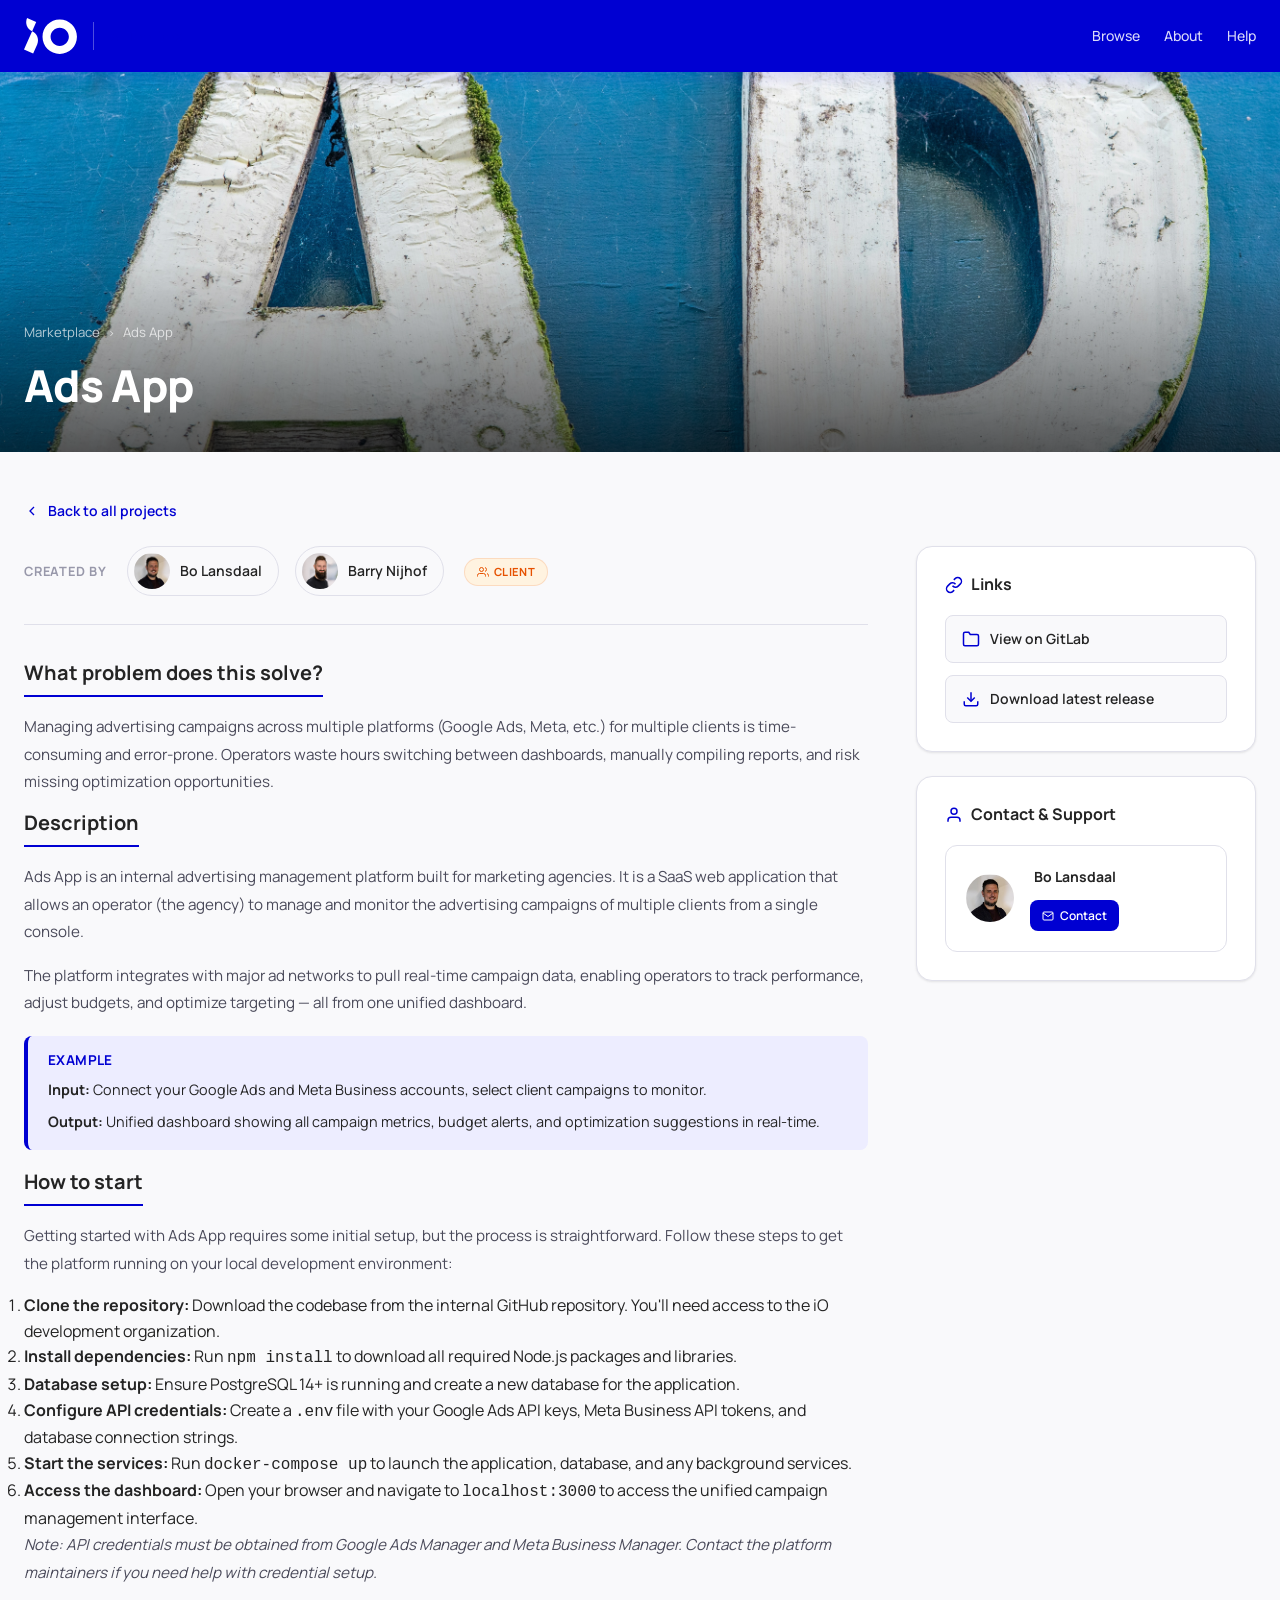
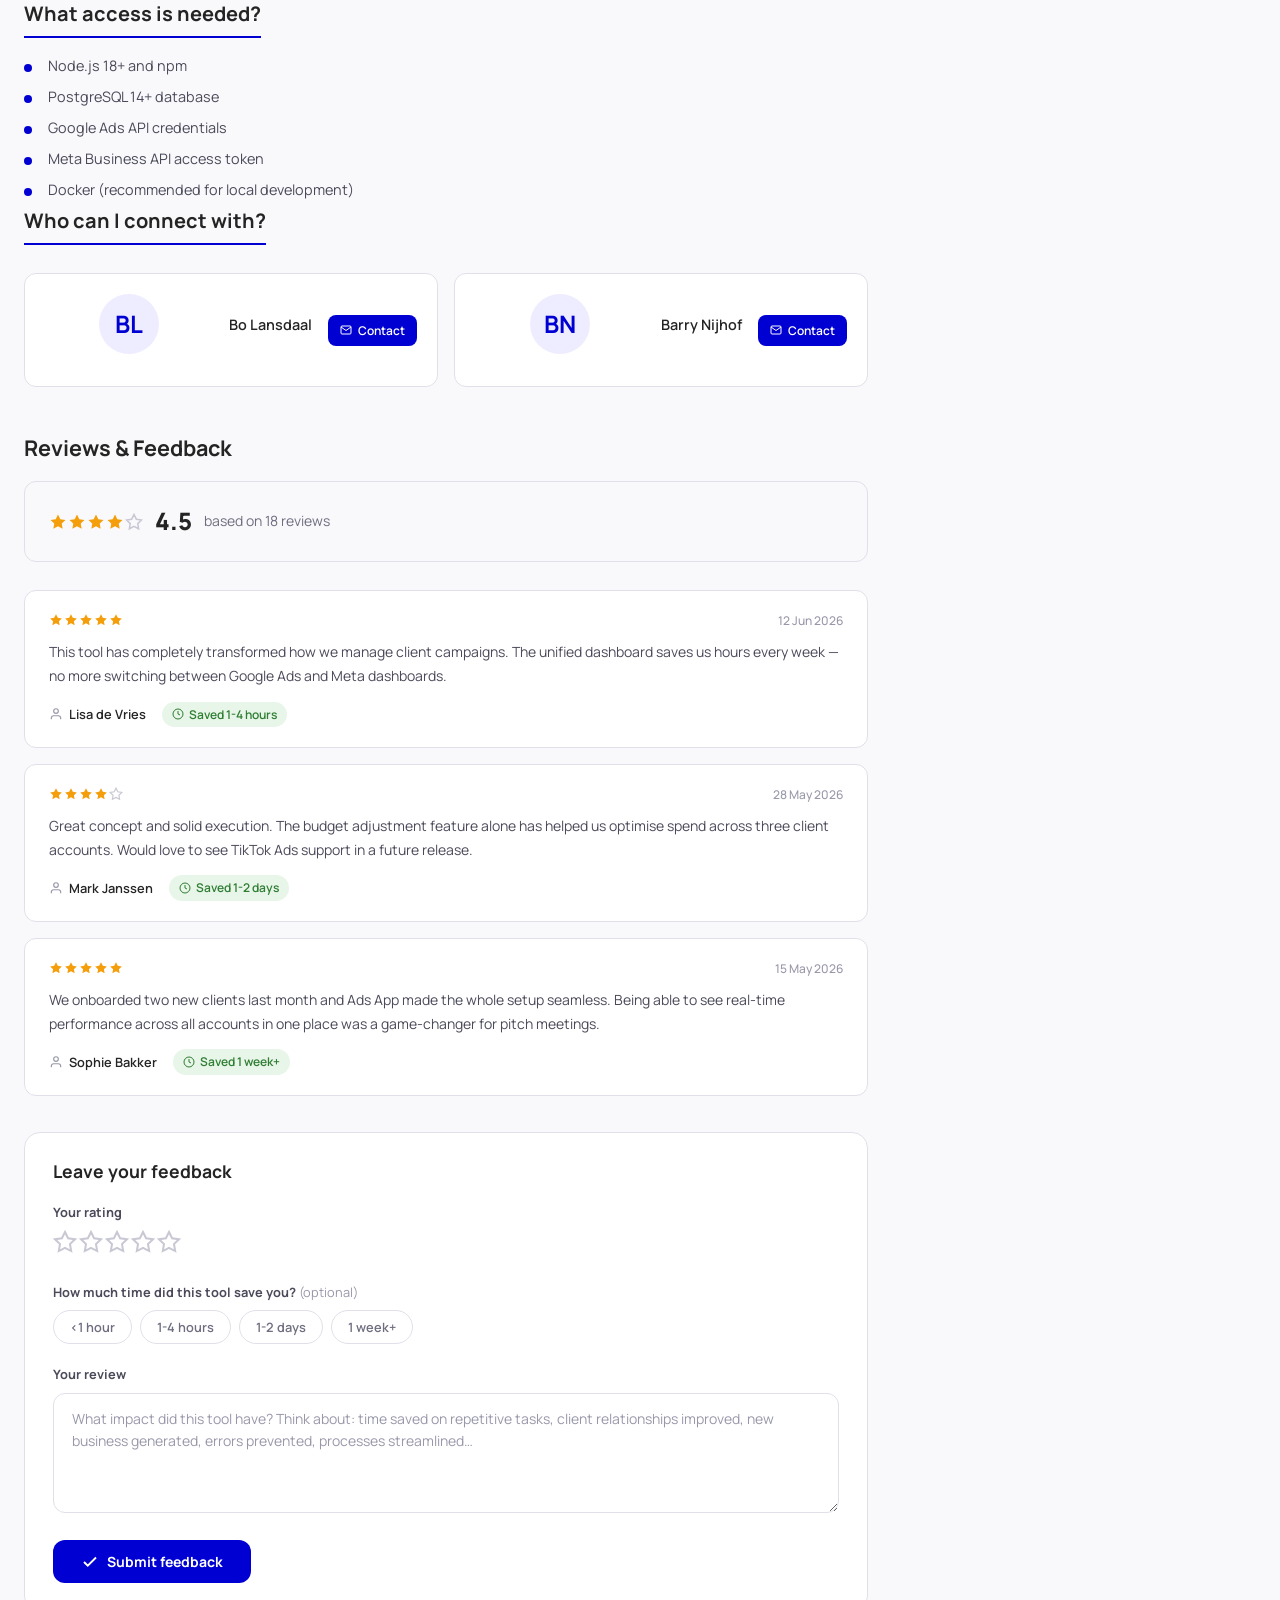
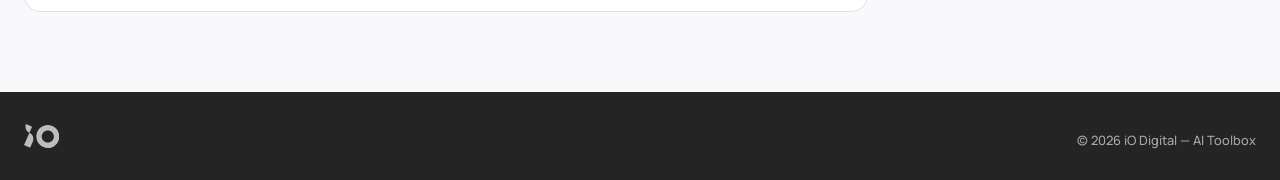
<file: ads-app.html>
<!DOCTYPE html>
<html lang="en">
<head>
    <meta charset="UTF-8">
    <meta name="viewport" content="width=device-width, initial-scale=1.0">
    <title>Ads App — iO AI Toolbox</title>
    <link rel="stylesheet" href="css/styles.css">
    <link rel="icon" type="image/svg+xml" href="brand assets/iO_Avatar.svg">
</head>
<body>

<!-- HEADER -->
<header class="site-header">
    <div class="container">
        <a href="index.html" class="header-logo">
            <svg xmlns="http://www.w3.org/2000/svg" viewBox="0 0 881 599" fill="#fff">
                <path d="M135.15,219.96h0L0,523.52l152.19,67.76,67.39-151.37c37.42-84.05-.38-182.53-84.43-219.96Z"/>
                <path d="M50.68,0c-37.42,84.05.38,182.53,84.43,219.96l67.76-152.19L50.68,0Z"/>
                <path d="M594.5,26c-158.22,0-286.5,128.27-286.5,286.5s128.28,286.5,286.5,286.5,286.5-128.27,286.5-286.5S752.73,26,594.5,26ZM594.5,464.51c-83.95,0-152.01-68.06-152.01-152.01s68.05-152.02,152.01-152.02,152.01,68.07,152.01,152.02-68.05,152.01-152.01,152.01Z"/>
            </svg>
            <span class="logo-divider"></span>
            <span class="logo-text">AI Toolbox</span>
        </a>
        <nav class="header-nav">
            <a href="index.html">Browse</a>
            <a href="#">About</a>
            <a href="#">Help</a>
        </nav>
    </div>
</header>

<!-- DETAIL HERO -->
<section class="detail-hero">
    <img src="Images/Headers/adds_app_header.jpg" alt="Ads App">
    <div class="hero-overlay"></div>
    <div class="hero-content">
        <div class="container">
            <div class="breadcrumb">
                <a href="index.html">Marketplace</a>
                <span class="sep">›</span>
                <span>Ads App</span>
            </div>
            <h1>Ads App</h1>
        </div>
    </div>
</section>

<!-- DETAIL CONTENT -->
<main class="detail-content">
    <div class="container">
        <a href="index.html" class="back-link">
            <svg viewBox="0 0 24 24" fill="none" stroke="currentColor" stroke-width="2"><polyline points="15 18 9 12 15 6"/></svg>
            Back to all projects
        </a>

        <div class="detail-layout">
            <!-- LEFT: Main content -->
            <div>
                <!-- Creators -->
                <div class="creators-section">
                    <span class="creators-label">Created by</span>
                    <div class="creators-list">
                        <div class="creator-chip">
                            <img src="Images/Personen/Bo.png" alt="Bo">
                            <span class="creator-name">Bo Lansdaal</span>
                        </div>
                        <div class="creator-chip">
                            <img src="Images/Personen/Barry.png" alt="Barry">
                            <span class="creator-name">Barry Nijhof</span>
                        </div>
                    </div>
                    <div class="card-tags-row" style="margin-top:12px">
                        <span class="category-badge badge-client">
                            <svg viewBox="0 0 24 24" fill="none" stroke="currentColor" stroke-width="2"><path d="M17 21v-2a4 4 0 0 0-4-4H5a4 4 0 0 0-4 4v2"/><circle cx="9" cy="7" r="4"/><path d="M23 21v-2a4 4 0 0 0-3-3.87"/><path d="M16 3.13a4 4 0 0 1 0 7.75"/></svg>
                            Client
                        </span>
                    </div>
                </div>

                <!-- Description -->
                                <!-- Description -->
                <div class="description-section">
                    <h2>What problem does this solve?</h2>
                    <p>Managing advertising campaigns across multiple platforms (Google Ads, Meta, etc.) for multiple clients is time-consuming and error-prone. Operators waste hours switching between dashboards, manually compiling reports, and risk missing optimization opportunities.</p>

                    <h2>Description</h2>
                    <p>Ads App is an internal advertising management platform built for marketing agencies. It is a SaaS web application that allows an operator (the agency) to manage and monitor the advertising campaigns of multiple clients from a single console.</p>
                    <p>The platform integrates with major ad networks to pull real-time campaign data, enabling operators to track performance, adjust budgets, and optimize targeting — all from one unified dashboard.</p>
                    
                    <div class="io-example">
                        <h4>Example</h4>
                        <p><strong>Input:</strong> Connect your Google Ads and Meta Business accounts, select client campaigns to monitor.</p>
                        <p><strong>Output:</strong> Unified dashboard showing all campaign metrics, budget alerts, and optimization suggestions in real-time.</p>
                    </div>

                    <h2>How to start</h2>
                    <p>Getting started with Ads App requires some initial setup, but the process is straightforward. Follow these steps to get the platform running on your local development environment:</p>
                    <ol>
                        <li><strong>Clone the repository:</strong> Download the codebase from the internal GitHub repository. You'll need access to the iO development organization.</li>
                        <li><strong>Install dependencies:</strong> Run <code>npm install</code> to download all required Node.js packages and libraries.</li>
                        <li><strong>Database setup:</strong> Ensure PostgreSQL 14+ is running and create a new database for the application.</li>
                        <li><strong>Configure API credentials:</strong> Create a <code>.env</code> file with your Google Ads API keys, Meta Business API tokens, and database connection strings.</li>
                        <li><strong>Start the services:</strong> Run <code>docker-compose up</code> to launch the application, database, and any background services.</li>
                        <li><strong>Access the dashboard:</strong> Open your browser and navigate to <code>localhost:3000</code> to access the unified campaign management interface.</li>
                    </ol>
                    <p><em>Note: API credentials must be obtained from Google Ads Manager and Meta Business Manager. Contact the platform maintainers if you need help with credential setup.</em></p>

                    <h2>What access is needed?</h2>
                    <ul>
                        <li>Node.js 18+ and npm</li>
                        <li>PostgreSQL 14+ database</li>
                        <li>Google Ads API credentials</li>
                        <li>Meta Business API access token</li>
                        <li>Docker (recommended for local development)</li>
                    </ul>

                    <h2>Who can I connect with?</h2>
                    <div class="contact-grid">
                        <div class="contact-card">
                            <div class="contact-avatar">BL</div>
                            <div class="contact-name">Bo Lansdaal</div>
                            <a href="mailto:bo.lansdaal@iodigital.com" class="contact-email">
                                <svg viewBox="0 0 24 24" fill="none" stroke="currentColor" stroke-width="2">
                                    <rect x="2" y="4" width="20" height="16" rx="2"/>
                                    <path d="M22 6l-10 7L2 6"/>
                                </svg>
                                Contact
                            </a>
                        </div>
                        <div class="contact-card">
                            <div class="contact-avatar">BN</div>
                            <div class="contact-name">Barry Nijhof</div>
                            <a href="mailto:barry.nijhof@iodigital.com" class="contact-email">
                                <svg viewBox="0 0 24 24" fill="none" stroke="currentColor" stroke-width="2">
                                    <rect x="2" y="4" width="20" height="16" rx="2"/>
                                    <path d="M22 6l-10 7L2 6"/>
                                </svg>
                                Contact
                            </a>
                        </div>
                    </div>
                </div>

                <!-- Reviews & Feedback -->
                <div class="reviews-section">
                    <h2>Reviews &amp; Feedback</h2>
                    <div class="reviews-summary">
                        <div class="stars">
                            <svg viewBox="0 0 24 24" class="star-filled"><polygon points="12 2 15.09 8.26 22 9.27 17 14.14 18.18 21.02 12 17.77 5.82 21.02 7 14.14 2 9.27 8.91 8.26 12 2"/></svg>
                            <svg viewBox="0 0 24 24" class="star-filled"><polygon points="12 2 15.09 8.26 22 9.27 17 14.14 18.18 21.02 12 17.77 5.82 21.02 7 14.14 2 9.27 8.91 8.26 12 2"/></svg>
                            <svg viewBox="0 0 24 24" class="star-filled"><polygon points="12 2 15.09 8.26 22 9.27 17 14.14 18.18 21.02 12 17.77 5.82 21.02 7 14.14 2 9.27 8.91 8.26 12 2"/></svg>
                            <svg viewBox="0 0 24 24" class="star-filled"><polygon points="12 2 15.09 8.26 22 9.27 17 14.14 18.18 21.02 12 17.77 5.82 21.02 7 14.14 2 9.27 8.91 8.26 12 2"/></svg>
                            <svg viewBox="0 0 24 24" class="star-empty"><polygon points="12 2 15.09 8.26 22 9.27 17 14.14 18.18 21.02 12 17.77 5.82 21.02 7 14.14 2 9.27 8.91 8.26 12 2" stroke="currentColor" stroke-width="2" fill="none"/></svg>
                        </div>
                        <span class="summary-score">4.5</span>
                        <span class="summary-text">based on 18 reviews</span>
                    </div>

                    <div class="review-list">
                        <!-- Review 1 -->
                        <div class="review-item">
                            <div class="review-header">
                                <div class="stars">
                                    <svg viewBox="0 0 24 24" class="star-filled"><polygon points="12 2 15.09 8.26 22 9.27 17 14.14 18.18 21.02 12 17.77 5.82 21.02 7 14.14 2 9.27 8.91 8.26 12 2"/></svg>
                                    <svg viewBox="0 0 24 24" class="star-filled"><polygon points="12 2 15.09 8.26 22 9.27 17 14.14 18.18 21.02 12 17.77 5.82 21.02 7 14.14 2 9.27 8.91 8.26 12 2"/></svg>
                                    <svg viewBox="0 0 24 24" class="star-filled"><polygon points="12 2 15.09 8.26 22 9.27 17 14.14 18.18 21.02 12 17.77 5.82 21.02 7 14.14 2 9.27 8.91 8.26 12 2"/></svg>
                                    <svg viewBox="0 0 24 24" class="star-filled"><polygon points="12 2 15.09 8.26 22 9.27 17 14.14 18.18 21.02 12 17.77 5.82 21.02 7 14.14 2 9.27 8.91 8.26 12 2"/></svg>
                                    <svg viewBox="0 0 24 24" class="star-filled"><polygon points="12 2 15.09 8.26 22 9.27 17 14.14 18.18 21.02 12 17.77 5.82 21.02 7 14.14 2 9.27 8.91 8.26 12 2"/></svg>
                                </div>
                                <span class="review-date">12 Jun 2026</span>
                            </div>
                            <p class="review-text">This tool has completely transformed how we manage client campaigns. The unified dashboard saves us hours every week — no more switching between Google Ads and Meta dashboards.</p>
                            <div class="review-footer">
                                <span class="review-author"><svg viewBox="0 0 24 24" fill="none" stroke="currentColor" stroke-width="2"><path d="M20 21v-2a4 4 0 0 0-4-4H8a4 4 0 0 0-4 4v2"/><circle cx="12" cy="7" r="4"/></svg> Lisa de Vries</span>
                                <span class="review-time-saved"><svg viewBox="0 0 24 24" fill="none" stroke="currentColor" stroke-width="2"><circle cx="12" cy="12" r="10"/><polyline points="12 6 12 12 16 14"/></svg> Saved 1-4 hours</span>
                            </div>
                        </div>

                        <!-- Review 2 -->
                        <div class="review-item">
                            <div class="review-header">
                                <div class="stars">
                                    <svg viewBox="0 0 24 24" class="star-filled"><polygon points="12 2 15.09 8.26 22 9.27 17 14.14 18.18 21.02 12 17.77 5.82 21.02 7 14.14 2 9.27 8.91 8.26 12 2"/></svg>
                                    <svg viewBox="0 0 24 24" class="star-filled"><polygon points="12 2 15.09 8.26 22 9.27 17 14.14 18.18 21.02 12 17.77 5.82 21.02 7 14.14 2 9.27 8.91 8.26 12 2"/></svg>
                                    <svg viewBox="0 0 24 24" class="star-filled"><polygon points="12 2 15.09 8.26 22 9.27 17 14.14 18.18 21.02 12 17.77 5.82 21.02 7 14.14 2 9.27 8.91 8.26 12 2"/></svg>
                                    <svg viewBox="0 0 24 24" class="star-filled"><polygon points="12 2 15.09 8.26 22 9.27 17 14.14 18.18 21.02 12 17.77 5.82 21.02 7 14.14 2 9.27 8.91 8.26 12 2"/></svg>
                                    <svg viewBox="0 0 24 24" class="star-empty"><polygon points="12 2 15.09 8.26 22 9.27 17 14.14 18.18 21.02 12 17.77 5.82 21.02 7 14.14 2 9.27 8.91 8.26 12 2" stroke="currentColor" stroke-width="2" fill="none"/></svg>
                                </div>
                                <span class="review-date">28 May 2026</span>
                            </div>
                            <p class="review-text">Great concept and solid execution. The budget adjustment feature alone has helped us optimise spend across three client accounts. Would love to see TikTok Ads support in a future release.</p>
                            <div class="review-footer">
                                <span class="review-author"><svg viewBox="0 0 24 24" fill="none" stroke="currentColor" stroke-width="2"><path d="M20 21v-2a4 4 0 0 0-4-4H8a4 4 0 0 0-4 4v2"/><circle cx="12" cy="7" r="4"/></svg> Mark Janssen</span>
                                <span class="review-time-saved"><svg viewBox="0 0 24 24" fill="none" stroke="currentColor" stroke-width="2"><circle cx="12" cy="12" r="10"/><polyline points="12 6 12 12 16 14"/></svg> Saved 1-2 days</span>
                            </div>
                        </div>

                        <!-- Review 3 -->
                        <div class="review-item">
                            <div class="review-header">
                                <div class="stars">
                                    <svg viewBox="0 0 24 24" class="star-filled"><polygon points="12 2 15.09 8.26 22 9.27 17 14.14 18.18 21.02 12 17.77 5.82 21.02 7 14.14 2 9.27 8.91 8.26 12 2"/></svg>
                                    <svg viewBox="0 0 24 24" class="star-filled"><polygon points="12 2 15.09 8.26 22 9.27 17 14.14 18.18 21.02 12 17.77 5.82 21.02 7 14.14 2 9.27 8.91 8.26 12 2"/></svg>
                                    <svg viewBox="0 0 24 24" class="star-filled"><polygon points="12 2 15.09 8.26 22 9.27 17 14.14 18.18 21.02 12 17.77 5.82 21.02 7 14.14 2 9.27 8.91 8.26 12 2"/></svg>
                                    <svg viewBox="0 0 24 24" class="star-filled"><polygon points="12 2 15.09 8.26 22 9.27 17 14.14 18.18 21.02 12 17.77 5.82 21.02 7 14.14 2 9.27 8.91 8.26 12 2"/></svg>
                                    <svg viewBox="0 0 24 24" class="star-filled"><polygon points="12 2 15.09 8.26 22 9.27 17 14.14 18.18 21.02 12 17.77 5.82 21.02 7 14.14 2 9.27 8.91 8.26 12 2"/></svg>
                                </div>
                                <span class="review-date">15 May 2026</span>
                            </div>
                            <p class="review-text">We onboarded two new clients last month and Ads App made the whole setup seamless. Being able to see real-time performance across all accounts in one place was a game-changer for pitch meetings.</p>
                            <div class="review-footer">
                                <span class="review-author"><svg viewBox="0 0 24 24" fill="none" stroke="currentColor" stroke-width="2"><path d="M20 21v-2a4 4 0 0 0-4-4H8a4 4 0 0 0-4 4v2"/><circle cx="12" cy="7" r="4"/></svg> Sophie Bakker</span>
                                <span class="review-time-saved"><svg viewBox="0 0 24 24" fill="none" stroke="currentColor" stroke-width="2"><circle cx="12" cy="12" r="10"/><polyline points="12 6 12 12 16 14"/></svg> Saved 1 week+</span>
                            </div>
                        </div>
                    </div>
                </div>

                <!-- Feedback Form -->
                <div class="feedback-section" id="feedbackSection">
                    <h3>Leave your feedback</h3>
                    <form id="feedbackForm">
                        <div class="feedback-field">
                            <label>Your rating</label>
                            <div class="star-input" id="starInput">
                                <svg viewBox="0 0 24 24"><polygon points="12 2 15.09 8.26 22 9.27 17 14.14 18.18 21.02 12 17.77 5.82 21.02 7 14.14 2 9.27 8.91 8.26 12 2"/></svg>
                                <svg viewBox="0 0 24 24"><polygon points="12 2 15.09 8.26 22 9.27 17 14.14 18.18 21.02 12 17.77 5.82 21.02 7 14.14 2 9.27 8.91 8.26 12 2"/></svg>
                                <svg viewBox="0 0 24 24"><polygon points="12 2 15.09 8.26 22 9.27 17 14.14 18.18 21.02 12 17.77 5.82 21.02 7 14.14 2 9.27 8.91 8.26 12 2"/></svg>
                                <svg viewBox="0 0 24 24"><polygon points="12 2 15.09 8.26 22 9.27 17 14.14 18.18 21.02 12 17.77 5.82 21.02 7 14.14 2 9.27 8.91 8.26 12 2"/></svg>
                                <svg viewBox="0 0 24 24"><polygon points="12 2 15.09 8.26 22 9.27 17 14.14 18.18 21.02 12 17.77 5.82 21.02 7 14.14 2 9.27 8.91 8.26 12 2"/></svg>
                            </div>
                        </div>
                        <div class="feedback-field">
                            <label>How much time did this tool save you? <span style="font-weight:400;color:var(--io-gray-400)">(optional)</span></label>
                            <div class="time-pills" id="timePills">
                                <button type="button" class="time-pill" data-value="<1 hour">&lt;1 hour</button>
                                <button type="button" class="time-pill" data-value="1-4 hours">1-4 hours</button>
                                <button type="button" class="time-pill" data-value="1-2 days">1-2 days</button>
                                <button type="button" class="time-pill" data-value="1 week+">1 week+</button>
                            </div>
                        </div>
                        <div class="feedback-field">
                            <label>Your review</label>
                            <textarea class="feedback-textarea" placeholder="What impact did this tool have? Think about: time saved on repetitive tasks, client relationships improved, new business generated, errors prevented, processes streamlined…" required></textarea>
                        </div>
                        <button type="submit" class="btn-feedback">
                            <svg viewBox="0 0 24 24" fill="none" stroke="currentColor" stroke-width="2.5" width="18" height="18"><polyline points="20 6 9 17 4 12"/></svg>
                            Submit feedback
                        </button>
                    </form>
                    <div class="feedback-success" id="feedbackSuccess">
                        <div class="success-icon"><svg viewBox="0 0 24 24" fill="none" stroke="currentColor" stroke-width="2"><polyline points="20 6 9 17 4 12"/></svg></div>
                        <h4>Thank you for your feedback!</h4>
                        <p>Your review helps colleagues discover great tools.</p>
                    </div>
                </div>
            </div>


            <!-- RIGHT: Sidebar -->
            <aside class="detail-sidebar">
                <!-- Links Card -->
                <div class="info-card">
                    <h3>
                        <svg viewBox="0 0 24 24" fill="none" stroke="currentColor" stroke-width="2"><path d="M10 13a5 5 0 0 0 7.54.54l3-3a5 5 0 0 0-7.07-7.07l-1.72 1.71"/><path d="M14 11a5 5 0 0 0-7.54-.54l-3 3a5 5 0 0 0 7.07 7.07l1.71-1.71"/></svg>
                        Links
                    </h3>
                    <ul class="link-list">
                        <li>
                            <a href="#">
                                <svg viewBox="0 0 24 24" fill="none" stroke="currentColor" stroke-width="2"><path d="M22 19a2 2 0 0 1-2 2H4a2 2 0 0 1-2-2V5a2 2 0 0 1 2-2h5l2 3h9a2 2 0 0 1 2 2z"/></svg>
                                View on GitLab
                            </a>
                        </li>
                        <li>
                            <a href="#">
                                <svg viewBox="0 0 24 24" fill="none" stroke="currentColor" stroke-width="2"><path d="M21 15v4a2 2 0 0 1-2 2H5a2 2 0 0 1-2-2v-4"/><polyline points="7 10 12 15 17 10"/><line x1="12" y1="15" x2="12" y2="3"/></svg>
                                Download latest release
                            </a>
                        </li>
                    </ul>
                </div>
                <!-- Contact Card -->
                <div class="info-card">
                    <h3>
                        <svg viewBox="0 0 24 24" fill="none" stroke="currentColor" stroke-width="2"><path d="M20 21v-2a4 4 0 0 0-4-4H8a4 4 0 0 0-4 4v2"/><circle cx="12" cy="7" r="4"/></svg>
                        Contact &amp; Support
                    </h3>
                    <div class="contact-card">
                        <img src="Images/Personen/Bo.png" alt="Bo">
                        <div class="contact-info">
                            <div class="contact-name">Bo Lansdaal</div>
                            <a href="mailto:bo.lansdaal@iodigital.com" class="contact-email">
                                <svg viewBox="0 0 24 24" fill="none" stroke="currentColor" stroke-width="2">
                                    <rect x="2" y="4" width="20" height="16" rx="2"/>
                                    <path d="M22 6l-10 7L2 6"/>
                                </svg>
                                Contact
                            </a>
                        </div>
                    </div>
                </div>
            </aside>
        </div>
    </div>
</main>

<!-- FOOTER -->
<footer class="site-footer">
    <div class="container">
        <div class="footer-logo">
            <svg xmlns="http://www.w3.org/2000/svg" viewBox="0 0 881 599" fill="#fff">
                <path d="M135.15,219.96h0L0,523.52l152.19,67.76,67.39-151.37c37.42-84.05-.38-182.53-84.43-219.96Z"/>
                <path d="M50.68,0c-37.42,84.05.38,182.53,84.43,219.96l67.76-152.19L50.68,0Z"/>
                <path d="M594.5,26c-158.22,0-286.5,128.27-286.5,286.5s128.28,286.5,286.5,286.5,286.5-128.27,286.5-286.5S752.73,26,594.5,26ZM594.5,464.51c-83.95,0-152.01-68.06-152.01-152.01s68.05-152.02,152.01-152.02,152.01,68.07,152.01,152.02-68.05,152.01-152.01,152.01Z"/>
            </svg>
        </div>
        <span class="footer-text">&copy; 2026 iO Digital — AI Toolbox</span>
    </div>
</footer>

<script>
/* Interactive star rating */
(function() {
    var stars = document.querySelectorAll('#starInput svg');
    var rating = 0;
    stars.forEach(function(s, i) {
        s.addEventListener('mouseenter', function() {
            stars.forEach(function(st, j) { st.classList.toggle('active', j <= i); });
        });
        s.addEventListener('click', function() {
            rating = i + 1;
            stars.forEach(function(st, j) { st.classList.toggle('active', j <= i); });
        });
    });
    document.querySelector('#starInput').addEventListener('mouseleave', function() {
        stars.forEach(function(st, j) { st.classList.toggle('active', j < rating); });
    });

    /* Time-saved pills */
    document.querySelectorAll('#timePills .time-pill').forEach(function(btn) {
        btn.addEventListener('click', function() {
            var was = btn.classList.contains('selected');
            document.querySelectorAll('#timePills .time-pill').forEach(function(b) { b.classList.remove('selected'); });
            if (!was) btn.classList.add('selected');
        });
    });

    /* Feedback form submit */
    document.getElementById('feedbackForm').addEventListener('submit', function(e) {
        e.preventDefault();
        if (rating === 0) { stars[0].style.outline = '2px solid red'; stars[0].style.borderRadius = '4px'; return; }
        document.getElementById('feedbackForm').style.display = 'none';
        document.getElementById('feedbackSuccess').classList.add('visible');
    });
})();
</script>
</body>
</html>
</file>
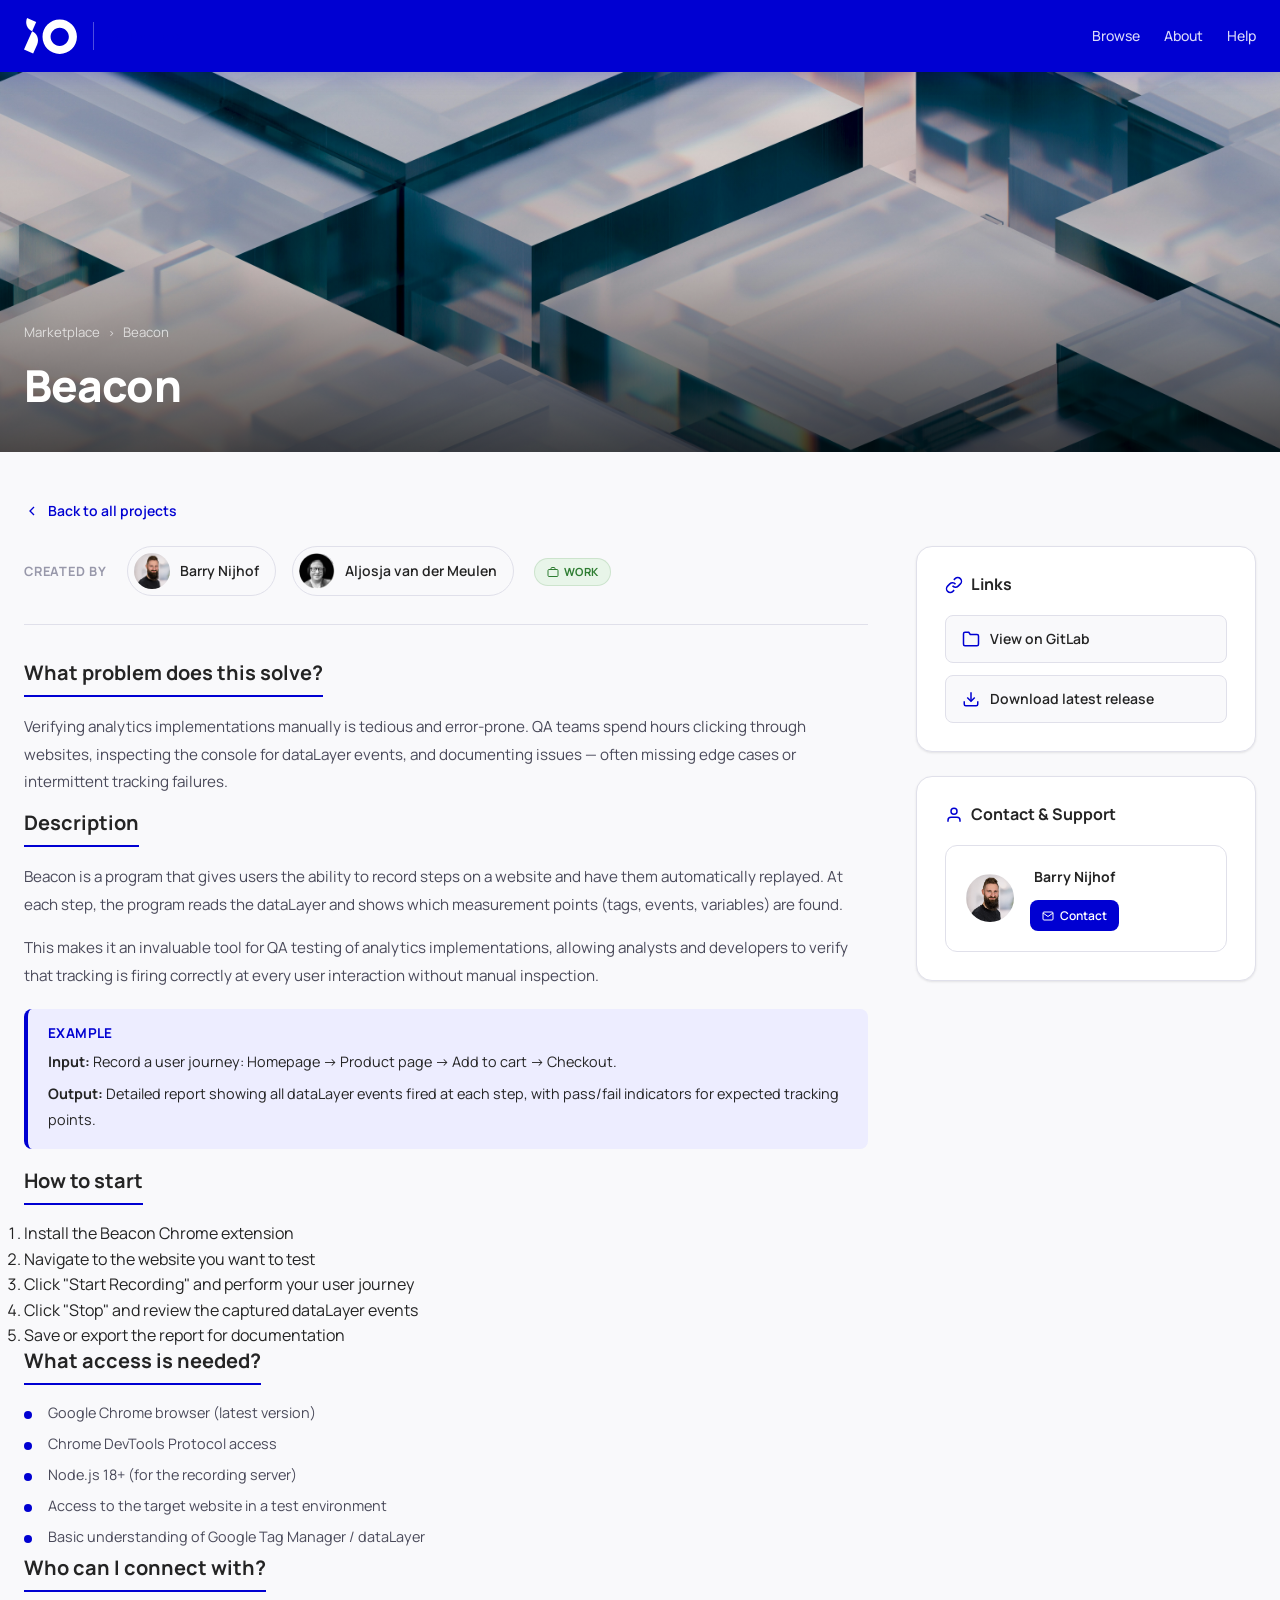
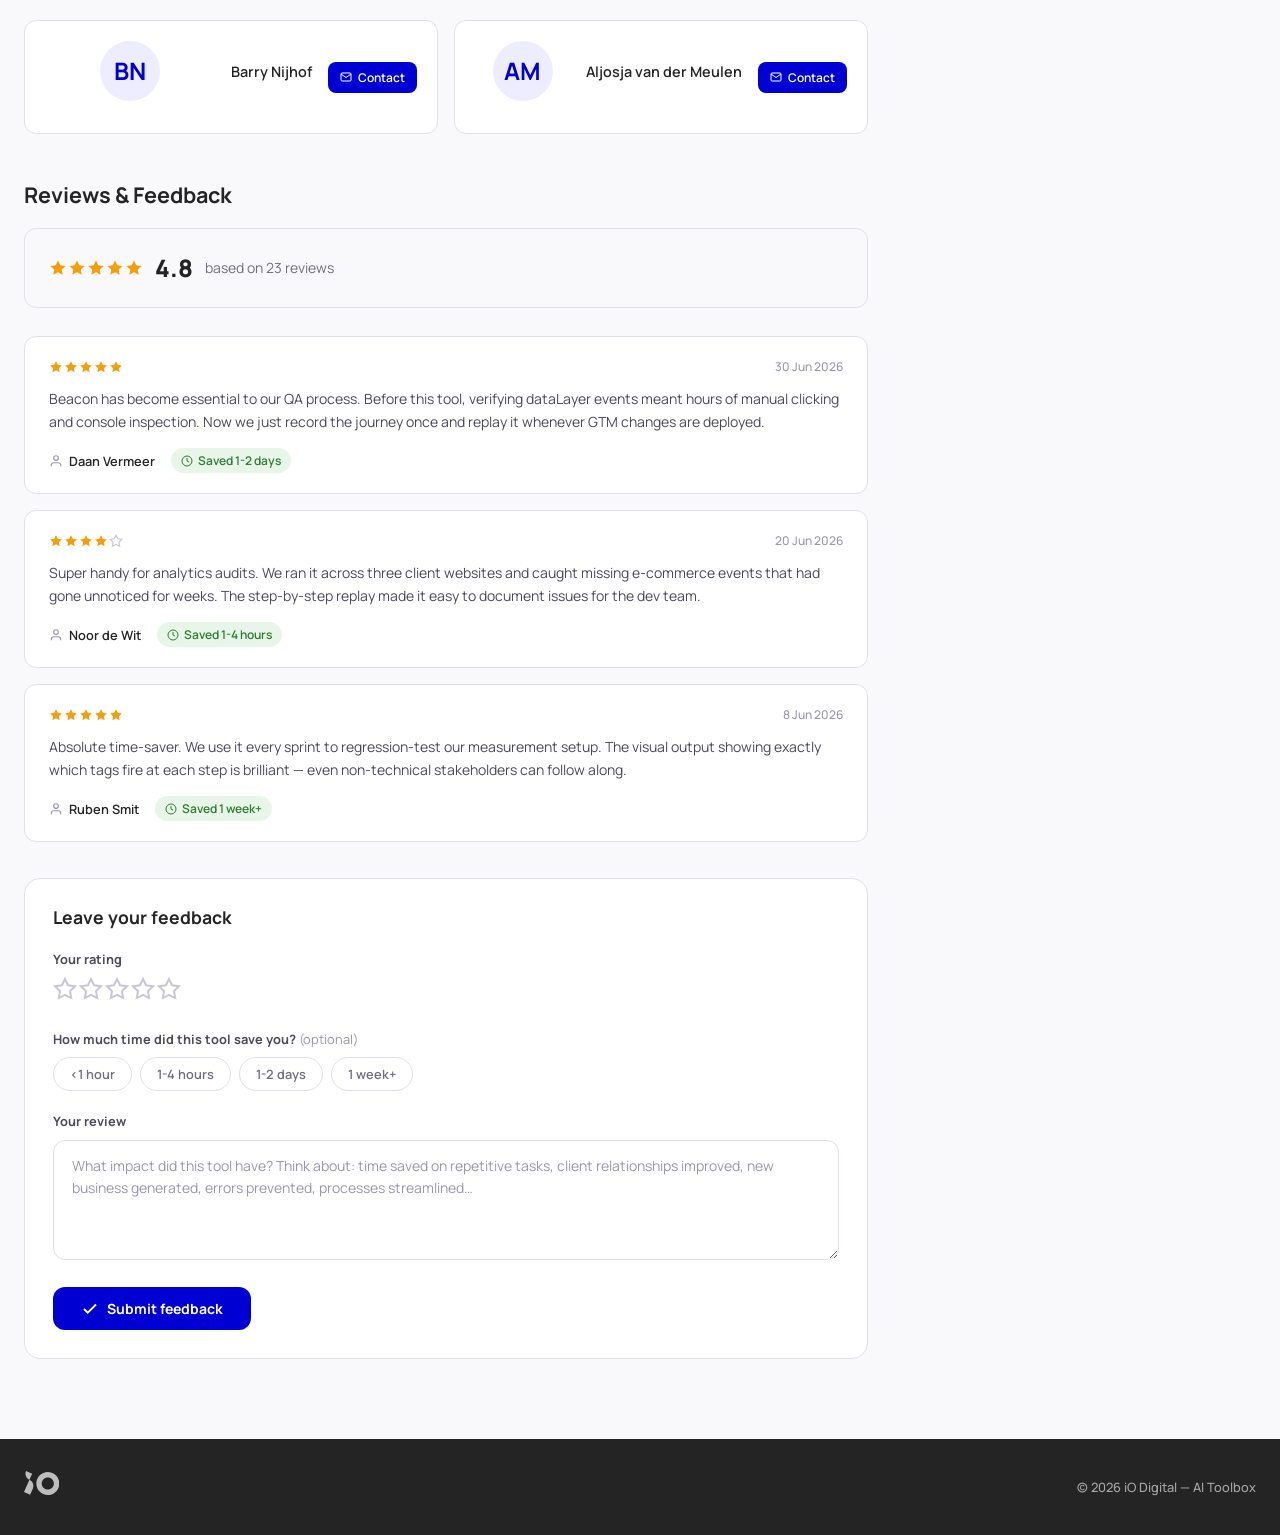
<file: beacon.html>
<!DOCTYPE html>
<html lang="en">
<head>
    <meta charset="UTF-8">
    <meta name="viewport" content="width=device-width, initial-scale=1.0">
    <title>Beacon — iO AI Toolbox</title>
    <link rel="stylesheet" href="css/styles.css">
    <link rel="icon" type="image/svg+xml" href="brand assets/iO_Avatar.svg">
</head>
<body>

<!-- HEADER -->
<header class="site-header">
    <div class="container">
        <a href="index.html" class="header-logo">
            <svg xmlns="http://www.w3.org/2000/svg" viewBox="0 0 881 599" fill="#fff">
                <path d="M135.15,219.96h0L0,523.52l152.19,67.76,67.39-151.37c37.42-84.05-.38-182.53-84.43-219.96Z"/>
                <path d="M50.68,0c-37.42,84.05.38,182.53,84.43,219.96l67.76-152.19L50.68,0Z"/>
                <path d="M594.5,26c-158.22,0-286.5,128.27-286.5,286.5s128.28,286.5,286.5,286.5,286.5-128.27,286.5-286.5S752.73,26,594.5,26ZM594.5,464.51c-83.95,0-152.01-68.06-152.01-152.01s68.05-152.02,152.01-152.02,152.01,68.07,152.01,152.02-68.05,152.01-152.01,152.01Z"/>
            </svg>
            <span class="logo-divider"></span>
            <span class="logo-text">AI Toolbox</span>
        </a>
        <nav class="header-nav">
            <a href="index.html">Browse</a>
            <a href="#">About</a>
            <a href="#">Help</a>
        </nav>
    </div>
</header>

<!-- DETAIL HERO -->
<section class="detail-hero">
    <img src="Images/Headers/nat-Qerg85B7JDI-unsplash.jpg" alt="Beacon">
    <div class="hero-overlay"></div>
    <div class="hero-content">
        <div class="container">
            <div class="breadcrumb">
                <a href="index.html">Marketplace</a>
                <span class="sep">›</span>
                <span>Beacon</span>
            </div>
            <h1>Beacon</h1>
        </div>
    </div>
</section>

<!-- DETAIL CONTENT -->
<main class="detail-content">
    <div class="container">
        <a href="index.html" class="back-link">
            <svg viewBox="0 0 24 24" fill="none" stroke="currentColor" stroke-width="2"><polyline points="15 18 9 12 15 6"/></svg>
            Back to all projects
        </a>

        <div class="detail-layout">
            <div>
                <!-- Creators -->
                <div class="creators-section">
                    <span class="creators-label">Created by</span>
                    <div class="creators-list">
                        <div class="creator-chip">
                            <img src="Images/Personen/Barry.png" alt="Barry">
                            <span class="creator-name">Barry Nijhof</span>
                        </div>
                        <div class="creator-chip">
                            <img src="Images/Personen/aljosja.jpg" alt="Aljosja">
                            <span class="creator-name">Aljosja van der Meulen</span>
                        </div>
                    </div>
                    <div class="card-tags-row" style="margin-top:12px">
                        <span class="category-badge badge-work">
                            <svg viewBox="0 0 24 24" fill="none" stroke="currentColor" stroke-width="2"><rect x="2" y="7" width="20" height="14" rx="2"/><path d="M16 7V5a2 2 0 0 0-2-2h-4a2 2 0 0 0-2 2v2"/></svg>
                            Work
                        </span>
                    </div>
                </div>

                <!-- Description -->
                                <!-- Description -->
                <div class="description-section">
                    <h2>What problem does this solve?</h2>
                    <p>Verifying analytics implementations manually is tedious and error-prone. QA teams spend hours clicking through websites, inspecting the console for dataLayer events, and documenting issues — often missing edge cases or intermittent tracking failures.</p>

                    <h2>Description</h2>
                    <p>Beacon is a program that gives users the ability to record steps on a website and have them automatically replayed. At each step, the program reads the dataLayer and shows which measurement points (tags, events, variables) are found.</p>
                    <p>This makes it an invaluable tool for QA testing of analytics implementations, allowing analysts and developers to verify that tracking is firing correctly at every user interaction without manual inspection.</p>
                    
                    <div class="io-example">
                        <h4>Example</h4>
                        <p><strong>Input:</strong> Record a user journey: Homepage → Product page → Add to cart → Checkout.</p>
                        <p><strong>Output:</strong> Detailed report showing all dataLayer events fired at each step, with pass/fail indicators for expected tracking points.</p>
                    </div>

                    <h2>How to start</h2>
                    <ol>
                        <li>Install the Beacon Chrome extension</li>
                        <li>Navigate to the website you want to test</li>
                        <li>Click "Start Recording" and perform your user journey</li>
                        <li>Click "Stop" and review the captured dataLayer events</li>
                        <li>Save or export the report for documentation</li>
                    </ol>

                    <h2>What access is needed?</h2>
                    <ul>
                        <li>Google Chrome browser (latest version)</li>
                        <li>Chrome DevTools Protocol access</li>
                        <li>Node.js 18+ (for the recording server)</li>
                        <li>Access to the target website in a test environment</li>
                        <li>Basic understanding of Google Tag Manager / dataLayer</li>
                    </ul>

                    <h2>Who can I connect with?</h2>
                    <div class="contact-grid">
                        <div class="contact-card">
                            <div class="contact-avatar">BN</div>
                            <div class="contact-name">Barry Nijhof</div>
                            <a href="mailto:barry.nijhof@iodigital.com" class="contact-email">
                                <svg viewBox="0 0 24 24" fill="none" stroke="currentColor" stroke-width="2">
                                    <rect x="2" y="4" width="20" height="16" rx="2"/>
                                    <path d="M22 6l-10 7L2 6"/>
                                </svg>
                                Contact
                            </a>
                        </div>
                        <div class="contact-card">
                            <div class="contact-avatar">AM</div>
                            <div class="contact-name">Aljosja van der Meulen</div>
                            <a href="mailto:aljosja.vandermeulen@iodigital.com" class="contact-email">
                                <svg viewBox="0 0 24 24" fill="none" stroke="currentColor" stroke-width="2">
                                    <rect x="2" y="4" width="20" height="16" rx="2"/>
                                    <path d="M22 6l-10 7L2 6"/>
                                </svg>
                                Contact
                            </a>
                        </div>
                    </div>
                </div>

                <!-- Reviews & Feedback -->
                <div class="reviews-section">
                    <h2>Reviews &amp; Feedback</h2>
                    <div class="reviews-summary">
                        <div class="stars">
                            <svg viewBox="0 0 24 24" class="star-filled"><polygon points="12 2 15.09 8.26 22 9.27 17 14.14 18.18 21.02 12 17.77 5.82 21.02 7 14.14 2 9.27 8.91 8.26 12 2"/></svg>
                            <svg viewBox="0 0 24 24" class="star-filled"><polygon points="12 2 15.09 8.26 22 9.27 17 14.14 18.18 21.02 12 17.77 5.82 21.02 7 14.14 2 9.27 8.91 8.26 12 2"/></svg>
                            <svg viewBox="0 0 24 24" class="star-filled"><polygon points="12 2 15.09 8.26 22 9.27 17 14.14 18.18 21.02 12 17.77 5.82 21.02 7 14.14 2 9.27 8.91 8.26 12 2"/></svg>
                            <svg viewBox="0 0 24 24" class="star-filled"><polygon points="12 2 15.09 8.26 22 9.27 17 14.14 18.18 21.02 12 17.77 5.82 21.02 7 14.14 2 9.27 8.91 8.26 12 2"/></svg>
                            <svg viewBox="0 0 24 24" class="star-filled"><polygon points="12 2 15.09 8.26 22 9.27 17 14.14 18.18 21.02 12 17.77 5.82 21.02 7 14.14 2 9.27 8.91 8.26 12 2"/></svg>
                        </div>
                        <span class="summary-score">4.8</span>
                        <span class="summary-text">based on 23 reviews</span>
                    </div>

                    <div class="review-list">
                        <div class="review-item">
                            <div class="review-header">
                                <div class="stars">
                                    <svg viewBox="0 0 24 24" class="star-filled"><polygon points="12 2 15.09 8.26 22 9.27 17 14.14 18.18 21.02 12 17.77 5.82 21.02 7 14.14 2 9.27 8.91 8.26 12 2"/></svg>
                                    <svg viewBox="0 0 24 24" class="star-filled"><polygon points="12 2 15.09 8.26 22 9.27 17 14.14 18.18 21.02 12 17.77 5.82 21.02 7 14.14 2 9.27 8.91 8.26 12 2"/></svg>
                                    <svg viewBox="0 0 24 24" class="star-filled"><polygon points="12 2 15.09 8.26 22 9.27 17 14.14 18.18 21.02 12 17.77 5.82 21.02 7 14.14 2 9.27 8.91 8.26 12 2"/></svg>
                                    <svg viewBox="0 0 24 24" class="star-filled"><polygon points="12 2 15.09 8.26 22 9.27 17 14.14 18.18 21.02 12 17.77 5.82 21.02 7 14.14 2 9.27 8.91 8.26 12 2"/></svg>
                                    <svg viewBox="0 0 24 24" class="star-filled"><polygon points="12 2 15.09 8.26 22 9.27 17 14.14 18.18 21.02 12 17.77 5.82 21.02 7 14.14 2 9.27 8.91 8.26 12 2"/></svg>
                                </div>
                                <span class="review-date">30 Jun 2026</span>
                            </div>
                            <p class="review-text">Beacon has become essential to our QA process. Before this tool, verifying dataLayer events meant hours of manual clicking and console inspection. Now we just record the journey once and replay it whenever GTM changes are deployed.</p>
                            <div class="review-footer">
                                <span class="review-author"><svg viewBox="0 0 24 24" fill="none" stroke="currentColor" stroke-width="2"><path d="M20 21v-2a4 4 0 0 0-4-4H8a4 4 0 0 0-4 4v2"/><circle cx="12" cy="7" r="4"/></svg> Daan Vermeer</span>
                                <span class="review-time-saved"><svg viewBox="0 0 24 24" fill="none" stroke="currentColor" stroke-width="2"><circle cx="12" cy="12" r="10"/><polyline points="12 6 12 12 16 14"/></svg> Saved 1-2 days</span>
                            </div>
                        </div>

                        <div class="review-item">
                            <div class="review-header">
                                <div class="stars">
                                    <svg viewBox="0 0 24 24" class="star-filled"><polygon points="12 2 15.09 8.26 22 9.27 17 14.14 18.18 21.02 12 17.77 5.82 21.02 7 14.14 2 9.27 8.91 8.26 12 2"/></svg>
                                    <svg viewBox="0 0 24 24" class="star-filled"><polygon points="12 2 15.09 8.26 22 9.27 17 14.14 18.18 21.02 12 17.77 5.82 21.02 7 14.14 2 9.27 8.91 8.26 12 2"/></svg>
                                    <svg viewBox="0 0 24 24" class="star-filled"><polygon points="12 2 15.09 8.26 22 9.27 17 14.14 18.18 21.02 12 17.77 5.82 21.02 7 14.14 2 9.27 8.91 8.26 12 2"/></svg>
                                    <svg viewBox="0 0 24 24" class="star-filled"><polygon points="12 2 15.09 8.26 22 9.27 17 14.14 18.18 21.02 12 17.77 5.82 21.02 7 14.14 2 9.27 8.91 8.26 12 2"/></svg>
                                    <svg viewBox="0 0 24 24" class="star-empty"><polygon points="12 2 15.09 8.26 22 9.27 17 14.14 18.18 21.02 12 17.77 5.82 21.02 7 14.14 2 9.27 8.91 8.26 12 2" stroke="currentColor" stroke-width="2" fill="none"/></svg>
                                </div>
                                <span class="review-date">20 Jun 2026</span>
                            </div>
                            <p class="review-text">Super handy for analytics audits. We ran it across three client websites and caught missing e-commerce events that had gone unnoticed for weeks. The step-by-step replay made it easy to document issues for the dev team.</p>
                            <div class="review-footer">
                                <span class="review-author"><svg viewBox="0 0 24 24" fill="none" stroke="currentColor" stroke-width="2"><path d="M20 21v-2a4 4 0 0 0-4-4H8a4 4 0 0 0-4 4v2"/><circle cx="12" cy="7" r="4"/></svg> Noor de Wit</span>
                                <span class="review-time-saved"><svg viewBox="0 0 24 24" fill="none" stroke="currentColor" stroke-width="2"><circle cx="12" cy="12" r="10"/><polyline points="12 6 12 12 16 14"/></svg> Saved 1-4 hours</span>
                            </div>
                        </div>

                        <div class="review-item">
                            <div class="review-header">
                                <div class="stars">
                                    <svg viewBox="0 0 24 24" class="star-filled"><polygon points="12 2 15.09 8.26 22 9.27 17 14.14 18.18 21.02 12 17.77 5.82 21.02 7 14.14 2 9.27 8.91 8.26 12 2"/></svg>
                                    <svg viewBox="0 0 24 24" class="star-filled"><polygon points="12 2 15.09 8.26 22 9.27 17 14.14 18.18 21.02 12 17.77 5.82 21.02 7 14.14 2 9.27 8.91 8.26 12 2"/></svg>
                                    <svg viewBox="0 0 24 24" class="star-filled"><polygon points="12 2 15.09 8.26 22 9.27 17 14.14 18.18 21.02 12 17.77 5.82 21.02 7 14.14 2 9.27 8.91 8.26 12 2"/></svg>
                                    <svg viewBox="0 0 24 24" class="star-filled"><polygon points="12 2 15.09 8.26 22 9.27 17 14.14 18.18 21.02 12 17.77 5.82 21.02 7 14.14 2 9.27 8.91 8.26 12 2"/></svg>
                                    <svg viewBox="0 0 24 24" class="star-filled"><polygon points="12 2 15.09 8.26 22 9.27 17 14.14 18.18 21.02 12 17.77 5.82 21.02 7 14.14 2 9.27 8.91 8.26 12 2"/></svg>
                                </div>
                                <span class="review-date">8 Jun 2026</span>
                            </div>
                            <p class="review-text">Absolute time-saver. We use it every sprint to regression-test our measurement setup. The visual output showing exactly which tags fire at each step is brilliant — even non-technical stakeholders can follow along.</p>
                            <div class="review-footer">
                                <span class="review-author"><svg viewBox="0 0 24 24" fill="none" stroke="currentColor" stroke-width="2"><path d="M20 21v-2a4 4 0 0 0-4-4H8a4 4 0 0 0-4 4v2"/><circle cx="12" cy="7" r="4"/></svg> Ruben Smit</span>
                                <span class="review-time-saved"><svg viewBox="0 0 24 24" fill="none" stroke="currentColor" stroke-width="2"><circle cx="12" cy="12" r="10"/><polyline points="12 6 12 12 16 14"/></svg> Saved 1 week+</span>
                            </div>
                        </div>
                    </div>
                </div>

                <!-- Feedback Form -->
                <div class="feedback-section" id="feedbackSection">
                    <h3>Leave your feedback</h3>
                    <form id="feedbackForm">
                        <div class="feedback-field">
                            <label>Your rating</label>
                            <div class="star-input" id="starInput">
                                <svg viewBox="0 0 24 24"><polygon points="12 2 15.09 8.26 22 9.27 17 14.14 18.18 21.02 12 17.77 5.82 21.02 7 14.14 2 9.27 8.91 8.26 12 2"/></svg>
                                <svg viewBox="0 0 24 24"><polygon points="12 2 15.09 8.26 22 9.27 17 14.14 18.18 21.02 12 17.77 5.82 21.02 7 14.14 2 9.27 8.91 8.26 12 2"/></svg>
                                <svg viewBox="0 0 24 24"><polygon points="12 2 15.09 8.26 22 9.27 17 14.14 18.18 21.02 12 17.77 5.82 21.02 7 14.14 2 9.27 8.91 8.26 12 2"/></svg>
                                <svg viewBox="0 0 24 24"><polygon points="12 2 15.09 8.26 22 9.27 17 14.14 18.18 21.02 12 17.77 5.82 21.02 7 14.14 2 9.27 8.91 8.26 12 2"/></svg>
                                <svg viewBox="0 0 24 24"><polygon points="12 2 15.09 8.26 22 9.27 17 14.14 18.18 21.02 12 17.77 5.82 21.02 7 14.14 2 9.27 8.91 8.26 12 2"/></svg>
                            </div>
                        </div>
                        <div class="feedback-field">
                            <label>How much time did this tool save you? <span style="font-weight:400;color:var(--io-gray-400)">(optional)</span></label>
                            <div class="time-pills" id="timePills">
                                <button type="button" class="time-pill" data-value="<1 hour">&lt;1 hour</button>
                                <button type="button" class="time-pill" data-value="1-4 hours">1-4 hours</button>
                                <button type="button" class="time-pill" data-value="1-2 days">1-2 days</button>
                                <button type="button" class="time-pill" data-value="1 week+">1 week+</button>
                            </div>
                        </div>
                        <div class="feedback-field">
                            <label>Your review</label>
                            <textarea class="feedback-textarea" placeholder="What impact did this tool have? Think about: time saved on repetitive tasks, client relationships improved, new business generated, errors prevented, processes streamlined…" required></textarea>
                        </div>
                        <button type="submit" class="btn-feedback">
                            <svg viewBox="0 0 24 24" fill="none" stroke="currentColor" stroke-width="2.5" width="18" height="18"><polyline points="20 6 9 17 4 12"/></svg>
                            Submit feedback
                        </button>
                    </form>
                    <div class="feedback-success" id="feedbackSuccess">
                        <div class="success-icon"><svg viewBox="0 0 24 24" fill="none" stroke="currentColor" stroke-width="2"><polyline points="20 6 9 17 4 12"/></svg></div>
                        <h4>Thank you for your feedback!</h4>
                        <p>Your review helps colleagues discover great tools.</p>
                    </div>
                </div>
            </div>


            <!-- RIGHT: Sidebar -->
            <aside class="detail-sidebar">
                <div class="info-card">
                    <h3>
                        <svg viewBox="0 0 24 24" fill="none" stroke="currentColor" stroke-width="2"><path d="M10 13a5 5 0 0 0 7.54.54l3-3a5 5 0 0 0-7.07-7.07l-1.72 1.71"/><path d="M14 11a5 5 0 0 0-7.54-.54l-3 3a5 5 0 0 0 7.07 7.07l1.71-1.71"/></svg>
                        Links
                    </h3>
                    <ul class="link-list">
                        <li>
                            <a href="#">
                                <svg viewBox="0 0 24 24" fill="none" stroke="currentColor" stroke-width="2"><path d="M22 19a2 2 0 0 1-2 2H4a2 2 0 0 1-2-2V5a2 2 0 0 1 2-2h5l2 3h9a2 2 0 0 1 2 2z"/></svg>
                                View on GitLab
                            </a>
                        </li>
                        <li>
                            <a href="#">
                                <svg viewBox="0 0 24 24" fill="none" stroke="currentColor" stroke-width="2"><path d="M21 15v4a2 2 0 0 1-2 2H5a2 2 0 0 1-2-2v-4"/><polyline points="7 10 12 15 17 10"/><line x1="12" y1="15" x2="12" y2="3"/></svg>
                                Download latest release
                            </a>
                        </li>
                    </ul>
                </div>
                <div class="info-card">
                    <h3>
                        <svg viewBox="0 0 24 24" fill="none" stroke="currentColor" stroke-width="2"><path d="M20 21v-2a4 4 0 0 0-4-4H8a4 4 0 0 0-4 4v2"/><circle cx="12" cy="7" r="4"/></svg>
                        Contact &amp; Support
                    </h3>
                    <div class="contact-card">
                        <img src="Images/Personen/Barry.png" alt="Barry">
                        <div class="contact-info">
                            <div class="contact-name">Barry Nijhof</div>
                            <a href="mailto:barry.nijhof@iodigital.com" class="contact-email">
                                <svg viewBox="0 0 24 24" fill="none" stroke="currentColor" stroke-width="2">
                                    <rect x="2" y="4" width="20" height="16" rx="2"/>
                                    <path d="M22 6l-10 7L2 6"/>
                                </svg>
                                Contact
                            </a>
                        </div>
                    </div>
                </div>
            </aside>
        </div>
    </div>
</main>

<footer class="site-footer">
    <div class="container">
        <div class="footer-logo">
            <svg xmlns="http://www.w3.org/2000/svg" viewBox="0 0 881 599" fill="#fff">
                <path d="M135.15,219.96h0L0,523.52l152.19,67.76,67.39-151.37c37.42-84.05-.38-182.53-84.43-219.96Z"/>
                <path d="M50.68,0c-37.42,84.05.38,182.53,84.43,219.96l67.76-152.19L50.68,0Z"/>
                <path d="M594.5,26c-158.22,0-286.5,128.27-286.5,286.5s128.28,286.5,286.5,286.5,286.5-128.27,286.5-286.5S752.73,26,594.5,26ZM594.5,464.51c-83.95,0-152.01-68.06-152.01-152.01s68.05-152.02,152.01-152.02,152.01,68.07,152.01,152.02-68.05,152.01-152.01,152.01Z"/>
            </svg>
        </div>
        <span class="footer-text">&copy; 2026 iO Digital — AI Toolbox</span>
    </div>
</footer>

<script>
/* Interactive star rating */
(function() {
    var stars = document.querySelectorAll('#starInput svg');
    var rating = 0;
    stars.forEach(function(s, i) {
        s.addEventListener('mouseenter', function() {
            stars.forEach(function(st, j) { st.classList.toggle('active', j <= i); });
        });
        s.addEventListener('click', function() {
            rating = i + 1;
            stars.forEach(function(st, j) { st.classList.toggle('active', j <= i); });
        });
    });
    document.querySelector('#starInput').addEventListener('mouseleave', function() {
        stars.forEach(function(st, j) { st.classList.toggle('active', j < rating); });
    });

    /* Time-saved pills */
    document.querySelectorAll('#timePills .time-pill').forEach(function(btn) {
        btn.addEventListener('click', function() {
            var was = btn.classList.contains('selected');
            document.querySelectorAll('#timePills .time-pill').forEach(function(b) { b.classList.remove('selected'); });
            if (!was) btn.classList.add('selected');
        });
    });

    /* Feedback form submit */
    document.getElementById('feedbackForm').addEventListener('submit', function(e) {
        e.preventDefault();
        if (rating === 0) { stars[0].style.outline = '2px solid red'; stars[0].style.borderRadius = '4px'; return; }
        document.getElementById('feedbackForm').style.display = 'none';
        document.getElementById('feedbackSuccess').classList.add('visible');
    });
})();
</script>
</body>
</html>
</file>
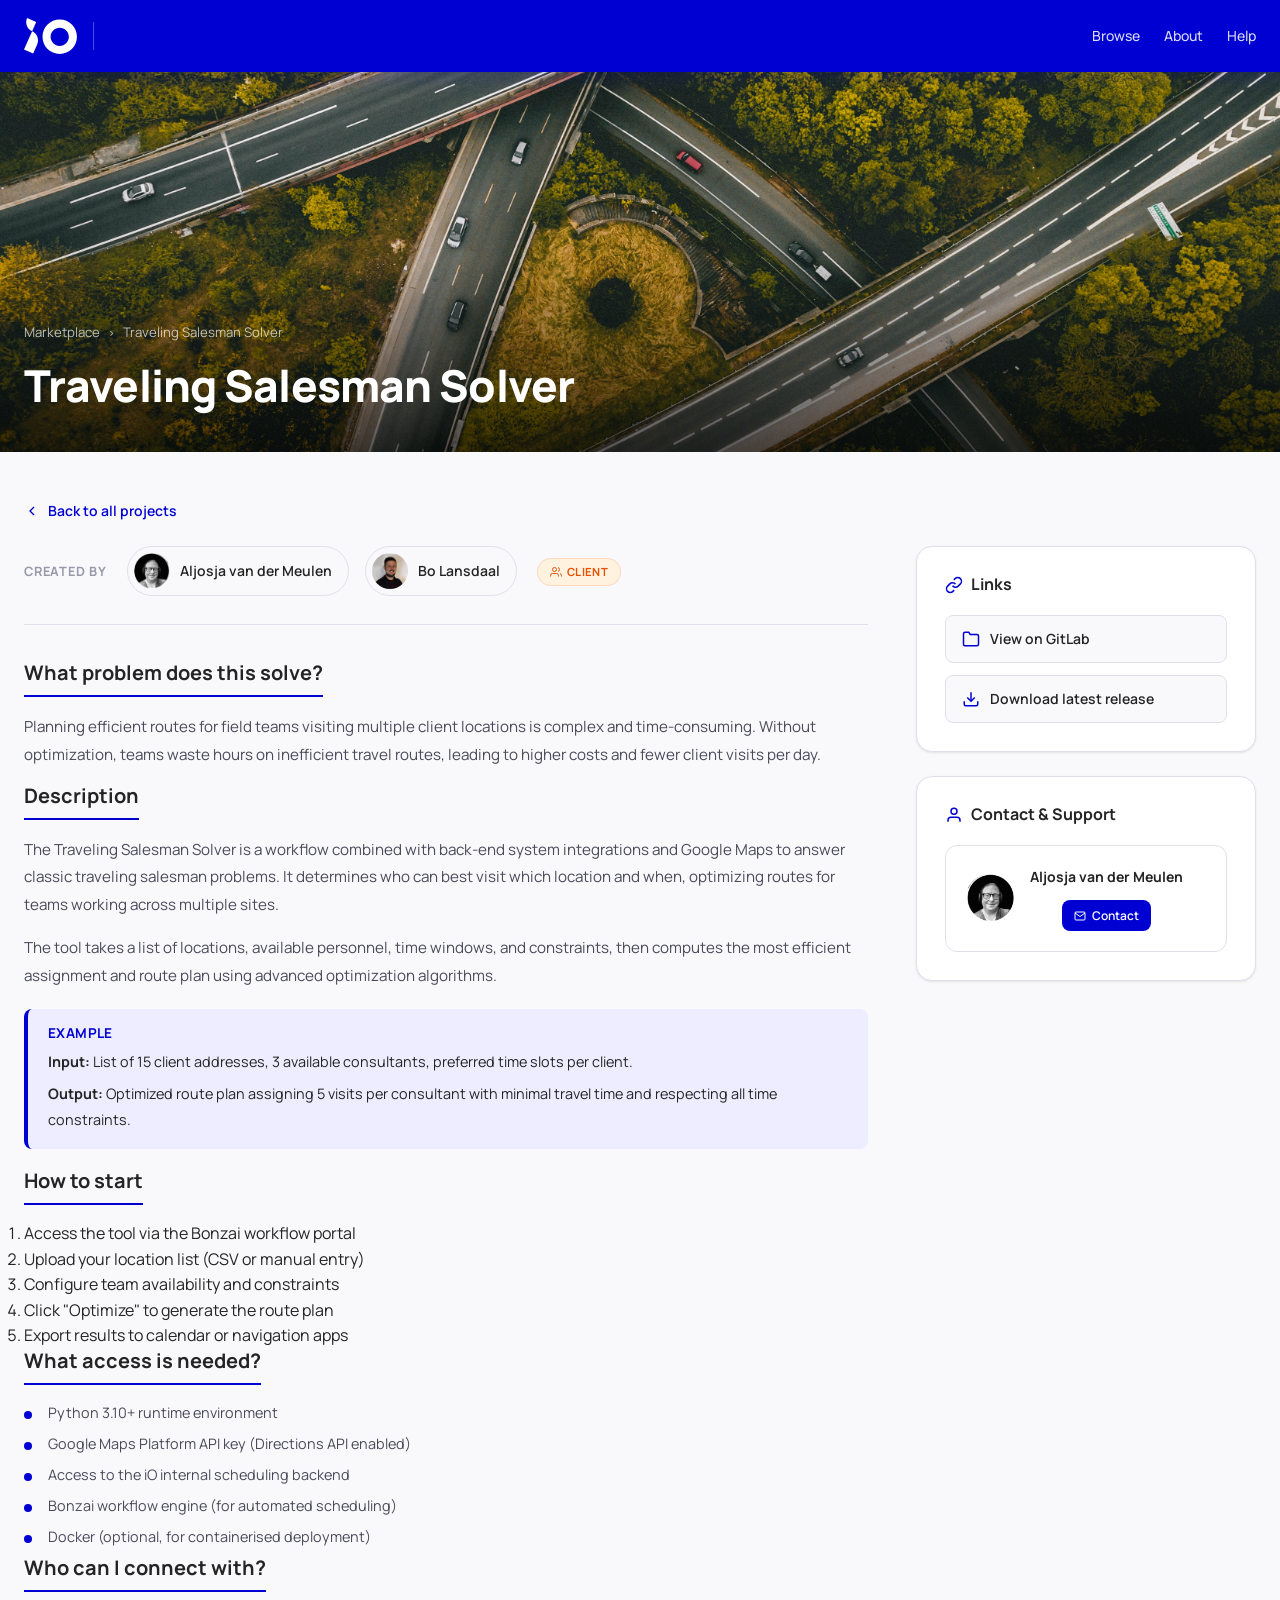
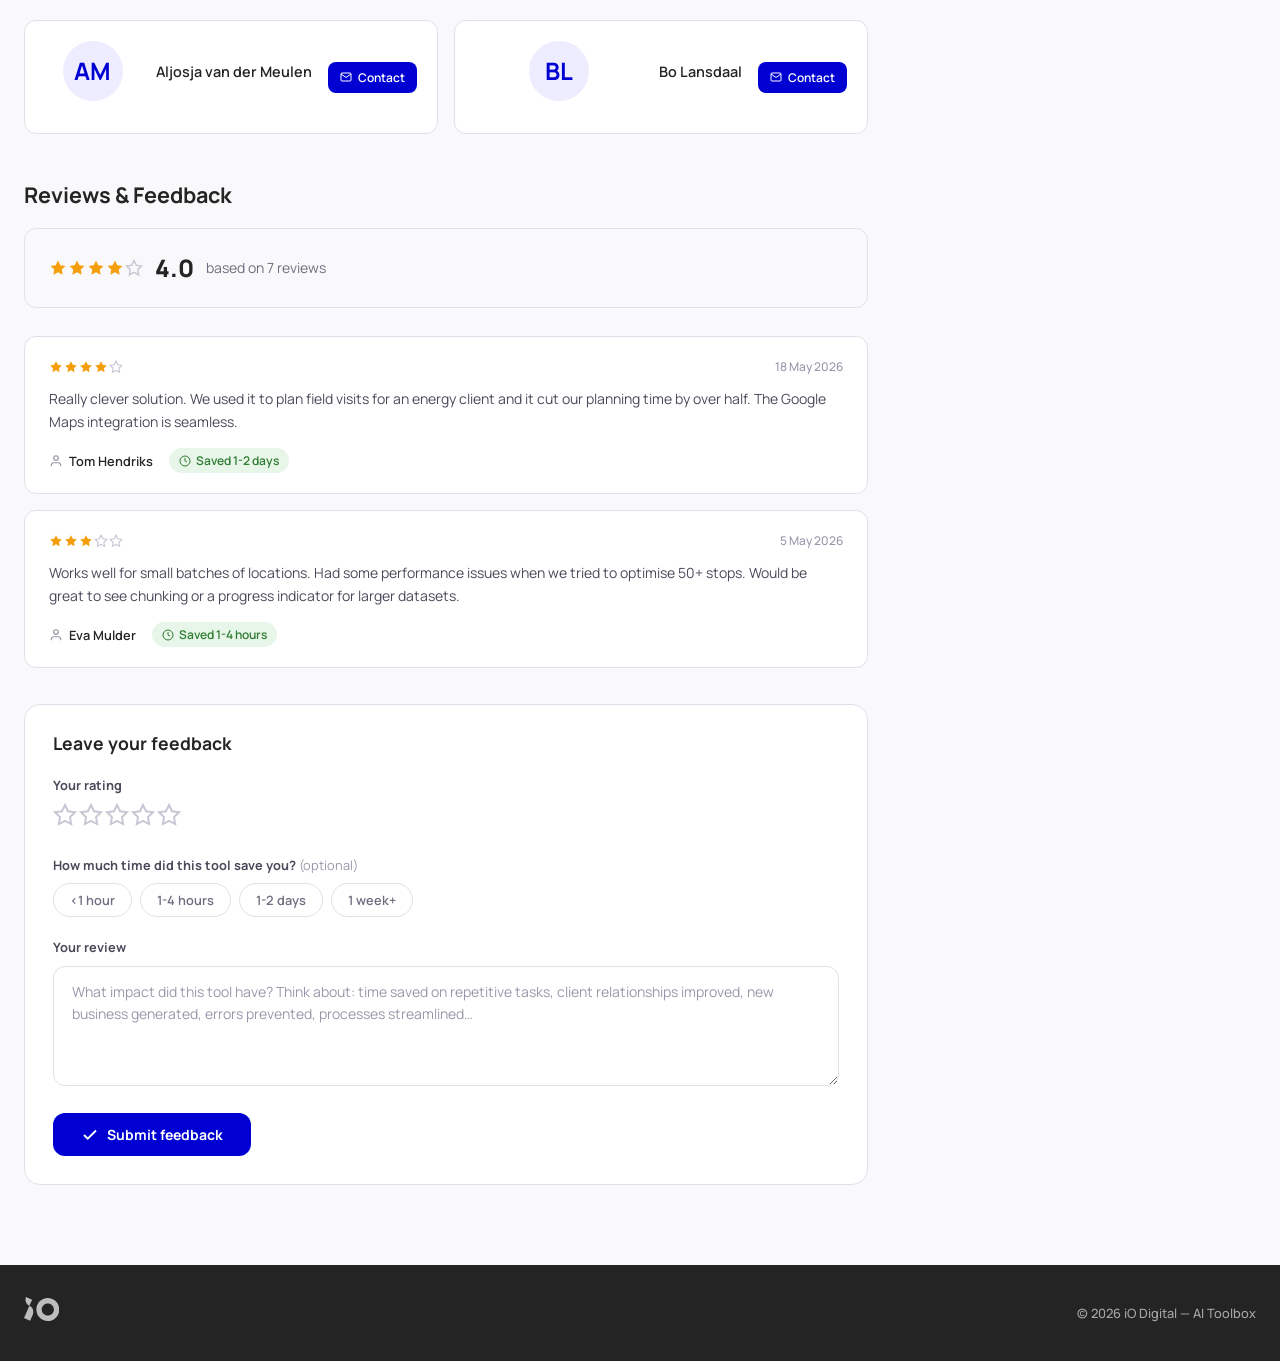
<file: traveling-salesman.html>
<!DOCTYPE html>
<html lang="en">
<head>
    <meta charset="UTF-8">
    <meta name="viewport" content="width=device-width, initial-scale=1.0">
    <title>Traveling Salesman Solver — iO AI Toolbox</title>
    <link rel="stylesheet" href="css/styles.css">
    <link rel="icon" type="image/svg+xml" href="brand assets/iO_Avatar.svg">
</head>
<body>

<!-- HEADER -->
<header class="site-header">
    <div class="container">
        <a href="index.html" class="header-logo">
            <svg xmlns="http://www.w3.org/2000/svg" viewBox="0 0 881 599" fill="#fff">
                <path d="M135.15,219.96h0L0,523.52l152.19,67.76,67.39-151.37c37.42-84.05-.38-182.53-84.43-219.96Z"/>
                <path d="M50.68,0c-37.42,84.05.38,182.53,84.43,219.96l67.76-152.19L50.68,0Z"/>
                <path d="M594.5,26c-158.22,0-286.5,128.27-286.5,286.5s128.28,286.5,286.5,286.5,286.5-128.27,286.5-286.5S752.73,26,594.5,26ZM594.5,464.51c-83.95,0-152.01-68.06-152.01-152.01s68.05-152.02,152.01-152.02,152.01,68.07,152.01,152.02-68.05,152.01-152.01,152.01Z"/>
            </svg>
            <span class="logo-divider"></span>
            <span class="logo-text">AI Toolbox</span>
        </a>
        <nav class="header-nav">
            <a href="index.html">Browse</a>
            <a href="#">About</a>
            <a href="#">Help</a>
        </nav>
    </div>
</header>

<!-- DETAIL HERO -->
<section class="detail-hero">
    <img src="Images/Headers/saleman_header.jpg" alt="Traveling Salesman Solver">
    <div class="hero-overlay"></div>
    <div class="hero-content">
        <div class="container">
            <div class="breadcrumb">
                <a href="index.html">Marketplace</a>
                <span class="sep">›</span>
                <span>Traveling Salesman Solver</span>
            </div>
            <h1>Traveling Salesman Solver</h1>
        </div>
    </div>
</section>

<!-- DETAIL CONTENT -->
<main class="detail-content">
    <div class="container">
        <a href="index.html" class="back-link">
            <svg viewBox="0 0 24 24" fill="none" stroke="currentColor" stroke-width="2"><polyline points="15 18 9 12 15 6"/></svg>
            Back to all projects
        </a>

        <div class="detail-layout">
            <div>
                <!-- Creators -->
                <div class="creators-section">
                    <span class="creators-label">Created by</span>
                    <div class="creators-list">
                        <div class="creator-chip">
                            <img src="Images/Personen/aljosja.jpg" alt="Aljosja">
                            <span class="creator-name">Aljosja van der Meulen</span>
                        </div>
                        <div class="creator-chip">
                            <img src="Images/Personen/Bo.png" alt="Bo">
                            <span class="creator-name">Bo Lansdaal</span>
                        </div>
                    </div>
                    <div class="card-tags-row" style="margin-top:12px">
                        <span class="category-badge badge-client">
                            <svg viewBox="0 0 24 24" fill="none" stroke="currentColor" stroke-width="2"><path d="M17 21v-2a4 4 0 0 0-4-4H5a4 4 0 0 0-4 4v2"/><circle cx="9" cy="7" r="4"/><path d="M23 21v-2a4 4 0 0 0-3-3.87"/><path d="M16 3.13a4 4 0 0 1 0 7.75"/></svg>
                            Client
                        </span>
                    </div>
                </div>

                <!-- Description -->
                                <!-- Description -->
                <div class="description-section">
                    <h2>What problem does this solve?</h2>
                    <p>Planning efficient routes for field teams visiting multiple client locations is complex and time-consuming. Without optimization, teams waste hours on inefficient travel routes, leading to higher costs and fewer client visits per day.</p>

                    <h2>Description</h2>
                    <p>The Traveling Salesman Solver is a workflow combined with back-end system integrations and Google Maps to answer classic traveling salesman problems. It determines who can best visit which location and when, optimizing routes for teams working across multiple sites.</p>
                    <p>The tool takes a list of locations, available personnel, time windows, and constraints, then computes the most efficient assignment and route plan using advanced optimization algorithms.</p>
                    
                    <div class="io-example">
                        <h4>Example</h4>
                        <p><strong>Input:</strong> List of 15 client addresses, 3 available consultants, preferred time slots per client.</p>
                        <p><strong>Output:</strong> Optimized route plan assigning 5 visits per consultant with minimal travel time and respecting all time constraints.</p>
                    </div>

                    <h2>How to start</h2>
                    <ol>
                        <li>Access the tool via the Bonzai workflow portal</li>
                        <li>Upload your location list (CSV or manual entry)</li>
                        <li>Configure team availability and constraints</li>
                        <li>Click "Optimize" to generate the route plan</li>
                        <li>Export results to calendar or navigation apps</li>
                    </ol>

                    <h2>What access is needed?</h2>
                    <ul>
                        <li>Python 3.10+ runtime environment</li>
                        <li>Google Maps Platform API key (Directions API enabled)</li>
                        <li>Access to the iO internal scheduling backend</li>
                        <li>Bonzai workflow engine (for automated scheduling)</li>
                        <li>Docker (optional, for containerised deployment)</li>
                    </ul>

                    <h2>Who can I connect with?</h2>
                    <div class="contact-grid">
                        <div class="contact-card">
                            <div class="contact-avatar">AM</div>
                            <div class="contact-name">Aljosja van der Meulen</div>
                            <a href="mailto:aljosja.vandermeulen@iodigital.com" class="contact-email">
                                <svg viewBox="0 0 24 24" fill="none" stroke="currentColor" stroke-width="2">
                                    <rect x="2" y="4" width="20" height="16" rx="2"/>
                                    <path d="M22 6l-10 7L2 6"/>
                                </svg>
                                Contact
                            </a>
                        </div>
                        <div class="contact-card">
                            <div class="contact-avatar">BL</div>
                            <div class="contact-name">Bo Lansdaal</div>
                            <a href="mailto:bo.lansdaal@iodigital.com" class="contact-email">
                                <svg viewBox="0 0 24 24" fill="none" stroke="currentColor" stroke-width="2">
                                    <rect x="2" y="4" width="20" height="16" rx="2"/>
                                    <path d="M22 6l-10 7L2 6"/>
                                </svg>
                                Contact
                            </a>
                        </div>
                    </div>
                </div>

                <!-- Reviews & Feedback -->
                <div class="reviews-section">
                    <h2>Reviews &amp; Feedback</h2>
                    <div class="reviews-summary">
                        <div class="stars">
                            <svg viewBox="0 0 24 24" class="star-filled"><polygon points="12 2 15.09 8.26 22 9.27 17 14.14 18.18 21.02 12 17.77 5.82 21.02 7 14.14 2 9.27 8.91 8.26 12 2"/></svg>
                            <svg viewBox="0 0 24 24" class="star-filled"><polygon points="12 2 15.09 8.26 22 9.27 17 14.14 18.18 21.02 12 17.77 5.82 21.02 7 14.14 2 9.27 8.91 8.26 12 2"/></svg>
                            <svg viewBox="0 0 24 24" class="star-filled"><polygon points="12 2 15.09 8.26 22 9.27 17 14.14 18.18 21.02 12 17.77 5.82 21.02 7 14.14 2 9.27 8.91 8.26 12 2"/></svg>
                            <svg viewBox="0 0 24 24" class="star-filled"><polygon points="12 2 15.09 8.26 22 9.27 17 14.14 18.18 21.02 12 17.77 5.82 21.02 7 14.14 2 9.27 8.91 8.26 12 2"/></svg>
                            <svg viewBox="0 0 24 24" class="star-empty"><polygon points="12 2 15.09 8.26 22 9.27 17 14.14 18.18 21.02 12 17.77 5.82 21.02 7 14.14 2 9.27 8.91 8.26 12 2" stroke="currentColor" stroke-width="2" fill="none"/></svg>
                        </div>
                        <span class="summary-score">4.0</span>
                        <span class="summary-text">based on 7 reviews</span>
                    </div>

                    <div class="review-list">
                        <div class="review-item">
                            <div class="review-header">
                                <div class="stars">
                                    <svg viewBox="0 0 24 24" class="star-filled"><polygon points="12 2 15.09 8.26 22 9.27 17 14.14 18.18 21.02 12 17.77 5.82 21.02 7 14.14 2 9.27 8.91 8.26 12 2"/></svg>
                                    <svg viewBox="0 0 24 24" class="star-filled"><polygon points="12 2 15.09 8.26 22 9.27 17 14.14 18.18 21.02 12 17.77 5.82 21.02 7 14.14 2 9.27 8.91 8.26 12 2"/></svg>
                                    <svg viewBox="0 0 24 24" class="star-filled"><polygon points="12 2 15.09 8.26 22 9.27 17 14.14 18.18 21.02 12 17.77 5.82 21.02 7 14.14 2 9.27 8.91 8.26 12 2"/></svg>
                                    <svg viewBox="0 0 24 24" class="star-filled"><polygon points="12 2 15.09 8.26 22 9.27 17 14.14 18.18 21.02 12 17.77 5.82 21.02 7 14.14 2 9.27 8.91 8.26 12 2"/></svg>
                                    <svg viewBox="0 0 24 24" class="star-empty"><polygon points="12 2 15.09 8.26 22 9.27 17 14.14 18.18 21.02 12 17.77 5.82 21.02 7 14.14 2 9.27 8.91 8.26 12 2" stroke="currentColor" stroke-width="2" fill="none"/></svg>
                                </div>
                                <span class="review-date">18 May 2026</span>
                            </div>
                            <p class="review-text">Really clever solution. We used it to plan field visits for an energy client and it cut our planning time by over half. The Google Maps integration is seamless.</p>
                            <div class="review-footer">
                                <span class="review-author"><svg viewBox="0 0 24 24" fill="none" stroke="currentColor" stroke-width="2"><path d="M20 21v-2a4 4 0 0 0-4-4H8a4 4 0 0 0-4 4v2"/><circle cx="12" cy="7" r="4"/></svg> Tom Hendriks</span>
                                <span class="review-time-saved"><svg viewBox="0 0 24 24" fill="none" stroke="currentColor" stroke-width="2"><circle cx="12" cy="12" r="10"/><polyline points="12 6 12 12 16 14"/></svg> Saved 1-2 days</span>
                            </div>
                        </div>

                        <div class="review-item">
                            <div class="review-header">
                                <div class="stars">
                                    <svg viewBox="0 0 24 24" class="star-filled"><polygon points="12 2 15.09 8.26 22 9.27 17 14.14 18.18 21.02 12 17.77 5.82 21.02 7 14.14 2 9.27 8.91 8.26 12 2"/></svg>
                                    <svg viewBox="0 0 24 24" class="star-filled"><polygon points="12 2 15.09 8.26 22 9.27 17 14.14 18.18 21.02 12 17.77 5.82 21.02 7 14.14 2 9.27 8.91 8.26 12 2"/></svg>
                                    <svg viewBox="0 0 24 24" class="star-filled"><polygon points="12 2 15.09 8.26 22 9.27 17 14.14 18.18 21.02 12 17.77 5.82 21.02 7 14.14 2 9.27 8.91 8.26 12 2"/></svg>
                                    <svg viewBox="0 0 24 24" class="star-empty"><polygon points="12 2 15.09 8.26 22 9.27 17 14.14 18.18 21.02 12 17.77 5.82 21.02 7 14.14 2 9.27 8.91 8.26 12 2" stroke="currentColor" stroke-width="2" fill="none"/></svg>
                                    <svg viewBox="0 0 24 24" class="star-empty"><polygon points="12 2 15.09 8.26 22 9.27 17 14.14 18.18 21.02 12 17.77 5.82 21.02 7 14.14 2 9.27 8.91 8.26 12 2" stroke="currentColor" stroke-width="2" fill="none"/></svg>
                                </div>
                                <span class="review-date">5 May 2026</span>
                            </div>
                            <p class="review-text">Works well for small batches of locations. Had some performance issues when we tried to optimise 50+ stops. Would be great to see chunking or a progress indicator for larger datasets.</p>
                            <div class="review-footer">
                                <span class="review-author"><svg viewBox="0 0 24 24" fill="none" stroke="currentColor" stroke-width="2"><path d="M20 21v-2a4 4 0 0 0-4-4H8a4 4 0 0 0-4 4v2"/><circle cx="12" cy="7" r="4"/></svg> Eva Mulder</span>
                                <span class="review-time-saved"><svg viewBox="0 0 24 24" fill="none" stroke="currentColor" stroke-width="2"><circle cx="12" cy="12" r="10"/><polyline points="12 6 12 12 16 14"/></svg> Saved 1-4 hours</span>
                            </div>
                        </div>
                    </div>
                </div>

                <!-- Feedback Form -->
                <div class="feedback-section" id="feedbackSection">
                    <h3>Leave your feedback</h3>
                    <form id="feedbackForm">
                        <div class="feedback-field">
                            <label>Your rating</label>
                            <div class="star-input" id="starInput">
                                <svg viewBox="0 0 24 24"><polygon points="12 2 15.09 8.26 22 9.27 17 14.14 18.18 21.02 12 17.77 5.82 21.02 7 14.14 2 9.27 8.91 8.26 12 2"/></svg>
                                <svg viewBox="0 0 24 24"><polygon points="12 2 15.09 8.26 22 9.27 17 14.14 18.18 21.02 12 17.77 5.82 21.02 7 14.14 2 9.27 8.91 8.26 12 2"/></svg>
                                <svg viewBox="0 0 24 24"><polygon points="12 2 15.09 8.26 22 9.27 17 14.14 18.18 21.02 12 17.77 5.82 21.02 7 14.14 2 9.27 8.91 8.26 12 2"/></svg>
                                <svg viewBox="0 0 24 24"><polygon points="12 2 15.09 8.26 22 9.27 17 14.14 18.18 21.02 12 17.77 5.82 21.02 7 14.14 2 9.27 8.91 8.26 12 2"/></svg>
                                <svg viewBox="0 0 24 24"><polygon points="12 2 15.09 8.26 22 9.27 17 14.14 18.18 21.02 12 17.77 5.82 21.02 7 14.14 2 9.27 8.91 8.26 12 2"/></svg>
                            </div>
                        </div>
                        <div class="feedback-field">
                            <label>How much time did this tool save you? <span style="font-weight:400;color:var(--io-gray-400)">(optional)</span></label>
                            <div class="time-pills" id="timePills">
                                <button type="button" class="time-pill" data-value="<1 hour">&lt;1 hour</button>
                                <button type="button" class="time-pill" data-value="1-4 hours">1-4 hours</button>
                                <button type="button" class="time-pill" data-value="1-2 days">1-2 days</button>
                                <button type="button" class="time-pill" data-value="1 week+">1 week+</button>
                            </div>
                        </div>
                        <div class="feedback-field">
                            <label>Your review</label>
                            <textarea class="feedback-textarea" placeholder="What impact did this tool have? Think about: time saved on repetitive tasks, client relationships improved, new business generated, errors prevented, processes streamlined…" required></textarea>
                        </div>
                        <button type="submit" class="btn-feedback">
                            <svg viewBox="0 0 24 24" fill="none" stroke="currentColor" stroke-width="2.5" width="18" height="18"><polyline points="20 6 9 17 4 12"/></svg>
                            Submit feedback
                        </button>
                    </form>
                    <div class="feedback-success" id="feedbackSuccess">
                        <div class="success-icon"><svg viewBox="0 0 24 24" fill="none" stroke="currentColor" stroke-width="2"><polyline points="20 6 9 17 4 12"/></svg></div>
                        <h4>Thank you for your feedback!</h4>
                        <p>Your review helps colleagues discover great tools.</p>
                    </div>
                </div>
            </div>


            <!-- RIGHT: Sidebar -->
            <aside class="detail-sidebar">
                <div class="info-card">
                    <h3>
                        <svg viewBox="0 0 24 24" fill="none" stroke="currentColor" stroke-width="2"><path d="M10 13a5 5 0 0 0 7.54.54l3-3a5 5 0 0 0-7.07-7.07l-1.72 1.71"/><path d="M14 11a5 5 0 0 0-7.54-.54l-3 3a5 5 0 0 0 7.07 7.07l1.71-1.71"/></svg>
                        Links
                    </h3>
                    <ul class="link-list">
                        <li>
                            <a href="#">
                                <svg viewBox="0 0 24 24" fill="none" stroke="currentColor" stroke-width="2"><path d="M22 19a2 2 0 0 1-2 2H4a2 2 0 0 1-2-2V5a2 2 0 0 1 2-2h5l2 3h9a2 2 0 0 1 2 2z"/></svg>
                                View on GitLab
                            </a>
                        </li>
                        <li>
                            <a href="#">
                                <svg viewBox="0 0 24 24" fill="none" stroke="currentColor" stroke-width="2"><path d="M21 15v4a2 2 0 0 1-2 2H5a2 2 0 0 1-2-2v-4"/><polyline points="7 10 12 15 17 10"/><line x1="12" y1="15" x2="12" y2="3"/></svg>
                                Download latest release
                            </a>
                        </li>
                    </ul>
                </div>
                <div class="info-card">
                    <h3>
                        <svg viewBox="0 0 24 24" fill="none" stroke="currentColor" stroke-width="2"><path d="M20 21v-2a4 4 0 0 0-4-4H8a4 4 0 0 0-4 4v2"/><circle cx="12" cy="7" r="4"/></svg>
                        Contact &amp; Support
                    </h3>
                    <div class="contact-card">
                        <img src="Images/Personen/aljosja.jpg" alt="Aljosja">
                        <div class="contact-info">
                            <div class="contact-name">Aljosja van der Meulen</div>
                            <a href="mailto:aljosja.vandermeulen@iodigital.com" class="contact-email">
                                <svg viewBox="0 0 24 24" fill="none" stroke="currentColor" stroke-width="2">
                                    <rect x="2" y="4" width="20" height="16" rx="2"/>
                                    <path d="M22 6l-10 7L2 6"/>
                                </svg>
                                Contact
                            </a>
                        </div>
                    </div>
                </div>
            </aside>
        </div>
    </div>
</main>

<footer class="site-footer">
    <div class="container">
        <div class="footer-logo">
            <svg xmlns="http://www.w3.org/2000/svg" viewBox="0 0 881 599" fill="#fff">
                <path d="M135.15,219.96h0L0,523.52l152.19,67.76,67.39-151.37c37.42-84.05-.38-182.53-84.43-219.96Z"/>
                <path d="M50.68,0c-37.42,84.05.38,182.53,84.43,219.96l67.76-152.19L50.68,0Z"/>
                <path d="M594.5,26c-158.22,0-286.5,128.27-286.5,286.5s128.28,286.5,286.5,286.5,286.5-128.27,286.5-286.5S752.73,26,594.5,26ZM594.5,464.51c-83.95,0-152.01-68.06-152.01-152.01s68.05-152.02,152.01-152.02,152.01,68.07,152.01,152.02-68.05,152.01-152.01,152.01Z"/>
            </svg>
        </div>
        <span class="footer-text">&copy; 2026 iO Digital — AI Toolbox</span>
    </div>
</footer>

<script>
/* Interactive star rating */
(function() {
    var stars = document.querySelectorAll('#starInput svg');
    var rating = 0;
    stars.forEach(function(s, i) {
        s.addEventListener('mouseenter', function() {
            stars.forEach(function(st, j) { st.classList.toggle('active', j <= i); });
        });
        s.addEventListener('click', function() {
            rating = i + 1;
            stars.forEach(function(st, j) { st.classList.toggle('active', j <= i); });
        });
    });
    document.querySelector('#starInput').addEventListener('mouseleave', function() {
        stars.forEach(function(st, j) { st.classList.toggle('active', j < rating); });
    });

    /* Time-saved pills */
    document.querySelectorAll('#timePills .time-pill').forEach(function(btn) {
        btn.addEventListener('click', function() {
            var was = btn.classList.contains('selected');
            document.querySelectorAll('#timePills .time-pill').forEach(function(b) { b.classList.remove('selected'); });
            if (!was) btn.classList.add('selected');
        });
    });

    /* Feedback form submit */
    document.getElementById('feedbackForm').addEventListener('submit', function(e) {
        e.preventDefault();
        if (rating === 0) { stars[0].style.outline = '2px solid red'; stars[0].style.borderRadius = '4px'; return; }
        document.getElementById('feedbackForm').style.display = 'none';
        document.getElementById('feedbackSuccess').classList.add('visible');
    });
})();
</script>
</body>
</html>
</file>
<file: css/styles.css>
/* ============================================
   iO VibeCode Marketplace — Shared Styles
   Brand: iO digital
   Font: Manrope (Google Fonts CDN)
   Colors: #0000d2 (blue), #242424 (black),
           #e1cfbf (beige), #ffffff (white)
   ============================================ */

@import url('https://fonts.googleapis.com/css2?family=Manrope:wght@300;400;500;600;700;800&display=swap');

:root {
    --io-blue: #0000d2;
    --io-blue-dark: #0000a3;
    --io-blue-light: #ededff;
    --io-black: #242424;
    --io-beige: #e1cfbf;
    --io-white: #ffffff;
    --io-gray-50: #f9f9fb;
    --io-gray-100: #f0f0f5;
    --io-gray-200: #e0e0ea;
    --io-gray-300: #c8c8d4;
    --io-gray-400: #9898aa;
    --io-gray-500: #6e6e80;
    --io-gray-600: #4a4a5a;
    --radius-sm: 8px;
    --radius-md: 12px;
    --radius-lg: 16px;
    --radius-xl: 24px;
    --shadow-sm: 0 1px 3px rgba(0,0,0,.06), 0 1px 2px rgba(0,0,0,.04);
    --shadow-md: 0 4px 12px rgba(0,0,0,.08);
    --shadow-lg: 0 10px 30px rgba(0,0,0,.1);
    --shadow-xl: 0 20px 50px rgba(0,0,0,.12);
    --transition: .25s cubic-bezier(.4,0,.2,1);
}

*,*::before,*::after { box-sizing: border-box; margin: 0; padding: 0; }
html { font-size: 16px; scroll-behavior: smooth; }
body {
    font-family: 'Manrope', system-ui, -apple-system, sans-serif;
    color: var(--io-black);
    background: var(--io-gray-50);
    line-height: 1.6;
    -webkit-font-smoothing: antialiased;
}
a { color: var(--io-blue); text-decoration: none; transition: color var(--transition); }
a:hover { color: var(--io-blue-dark); }
img { max-width: 100%; height: auto; display: block; }
h1,h2,h3,h4,h5,h6 { line-height: 1.2; font-weight: 700; }
.container { max-width: 1320px; margin: 0 auto; padding: 0 24px; }

/* HEADER */
.site-header { background: var(--io-blue); color: var(--io-white); position: sticky; top: 0; z-index: 100; box-shadow: 0 2px 20px rgba(0,0,210,.2); }
.site-header .container { display: flex; align-items: center; justify-content: space-between; height: 72px; }
.header-logo { display: flex; align-items: center; gap: 16px; }
.header-logo svg { height: 36px; width: auto; }
.header-logo .logo-divider { width: 1px; height: 28px; background: rgba(255,255,255,.3); }
.header-logo .logo-text { font-size: .875rem; font-weight: 600; letter-spacing: .02em; opacity: .9; }
.header-nav { display: flex; align-items: center; gap: 24px; }
.header-nav a { color: var(--io-white); font-size: .875rem; font-weight: 500; opacity: .85; transition: opacity var(--transition); }
.header-nav a:hover { opacity: 1; color: var(--io-white); }

/* HERO */
.hero { background: var(--io-blue); color: var(--io-white); padding: 60px 0 80px; position: relative; overflow: hidden; }
.hero::before { content:''; position: absolute; top:-100px; right:-100px; width:500px; height:500px; border-radius:50%; background:rgba(255,255,255,.04); pointer-events:none; }
.hero::after { content:''; position: absolute; bottom:-150px; left:-50px; width:400px; height:400px; border-radius:50%; background:rgba(255,255,255,.03); pointer-events:none; }
.hero .container { position: relative; z-index: 1; text-align: center; }
.hero-badge { display:inline-flex; align-items:center; gap:8px; background:rgba(255,255,255,.12); border:1px solid rgba(255,255,255,.18); border-radius:100px; padding:6px 18px; font-size:.8rem; font-weight:600; letter-spacing:.04em; text-transform:uppercase; margin-bottom:24px; backdrop-filter:blur(8px); }
.hero-badge .badge-dot { width:8px; height:8px; border-radius:50%; background:#00e676; animation:pulse-dot 2s infinite; }
@keyframes pulse-dot { 0%,100%{opacity:1;} 50%{opacity:.4;} }
.hero h1 { font-size: 3rem; font-weight: 800; letter-spacing: -.02em; margin-bottom: 12px; }
.hero .subtitle { font-size: 1.25rem; font-weight: 400; opacity: .8; margin-bottom: 40px; }
.hero .subtitle em { font-style: italic; font-weight: 600; opacity: 1; }

/* SEARCH */
.search-wrapper { max-width: 640px; margin: 0 auto; position: relative; }
.search-bar { width:100%; padding:18px 24px 18px 56px; border:2px solid rgba(255,255,255,.25); border-radius:100px; background:rgba(255,255,255,.1); backdrop-filter:blur(12px); color:var(--io-white); font-family:inherit; font-size:1rem; font-weight:500; outline:none; transition:all var(--transition); }
.search-bar::placeholder { color: rgba(255,255,255,.55); }
.search-bar:focus { background:rgba(255,255,255,.18); border-color:rgba(255,255,255,.5); box-shadow:0 0 0 4px rgba(255,255,255,.1); }
.search-icon { position:absolute; left:22px; top:50%; transform:translateY(-50%); width:20px; height:20px; color:rgba(255,255,255,.55); pointer-events:none; }

/* MAIN LAYOUT */
.main-content { padding: 48px 0 80px; }
.content-layout { display: grid; grid-template-columns: 1fr 360px; gap: 40px; align-items: start; }
.section-header { display:flex; align-items:center; justify-content:space-between; margin-bottom:28px; }
.section-header h2 { font-size:1.5rem; font-weight:700; color:var(--io-black); }
.section-header .project-count { font-size:.875rem; color:var(--io-gray-500); font-weight:500; }


/* PROJECT CARDS */
.projects-grid { display: grid; grid-template-columns: 1fr; gap: 24px; }
.project-card { background:var(--io-white); border-radius:var(--radius-lg); overflow:hidden; box-shadow:var(--shadow-sm); border:1px solid var(--io-gray-200); transition:all var(--transition); display:flex; flex-direction:row; cursor:pointer; text-decoration:none; color:inherit; }
.project-card:hover { box-shadow:var(--shadow-lg); transform:translateY(-3px); border-color:var(--io-blue); color:inherit; }
.project-card .card-image { width:280px; min-width:280px; height:200px; overflow:hidden; flex-shrink:0; }
.project-card .card-image img { width:100%; height:100%; object-fit:cover; transition:transform .4s ease; }
.project-card:hover .card-image img { transform:scale(1.05); }
.project-card .card-body { padding:24px 28px; display:flex; flex-direction:column; justify-content:center; flex:1; min-width:0; }
.project-card .card-tag { display:inline-flex; align-items:center; gap:6px; font-size:.7rem; font-weight:700; text-transform:uppercase; letter-spacing:.06em; color:var(--io-blue); background:var(--io-blue-light); padding:4px 10px; border-radius:100px; width:fit-content; margin-bottom:10px; }
.project-card .card-title { font-size:1.25rem; font-weight:700; margin-bottom:8px; color:var(--io-black); }
.project-card .card-description { font-size:.875rem; color:var(--io-gray-500); line-height:1.6; margin-bottom:16px; display:-webkit-box; -webkit-line-clamp:2; -webkit-box-orient:vertical; overflow:hidden; }
.project-card .card-creators { display:flex; align-items:center; gap:12px; margin-top:auto; }
.card-creators .avatar-stack { display:flex; align-items:center; }
.card-creators .avatar-stack .avatar { width:32px; height:32px; border-radius:50%; border:2px solid var(--io-white); object-fit:cover; margin-left:-8px; }
.card-creators .avatar-stack .avatar:first-child { margin-left:0; }
.card-creators .creator-names { font-size:.8rem; color:var(--io-gray-500); font-weight:500; }
.card-creators .creator-names span { color:var(--io-black); font-weight:600; }

/* FAQ SIDEBAR */
.sidebar { position: sticky; top: 96px; }
.sidebar-card { background:var(--io-white); border-radius:var(--radius-lg); border:1px solid var(--io-gray-200); box-shadow:var(--shadow-sm); overflow:hidden; }
.sidebar-card .sidebar-header { padding:20px 24px; border-bottom:1px solid var(--io-gray-200); display:flex; align-items:center; gap:10px; }
.sidebar-card .sidebar-header h3 { font-size:1rem; font-weight:700; color:var(--io-black); }
.sidebar-card .sidebar-header .faq-icon { width:20px; height:20px; color:var(--io-blue); }
.faq-list { list-style: none; }
.faq-item { border-bottom: 1px solid var(--io-gray-100); }
.faq-item:last-child { border-bottom: none; }
.faq-question { width:100%; background:none; border:none; padding:16px 24px; text-align:left; cursor:pointer; font-family:inherit; font-size:.875rem; font-weight:600; color:var(--io-black); display:flex; align-items:center; justify-content:space-between; gap:12px; transition:background var(--transition); line-height:1.4; }
.faq-question:hover { background: var(--io-gray-50); }
.faq-question .chevron { width:16px; height:16px; flex-shrink:0; transition:transform var(--transition); color:var(--io-gray-400); }
.faq-item.open .faq-question .chevron { transform:rotate(180deg); color:var(--io-blue); }
.faq-answer { max-height:0; overflow:hidden; transition:max-height .35s ease, padding .35s ease; }
.faq-item.open .faq-answer { max-height:300px; }
.faq-answer-inner { padding:0 24px 16px; font-size:.825rem; line-height:1.7; color:var(--io-gray-500); }

/* CTA BUTTON */
.sidebar-cta { margin-top: 20px; }
.btn-primary { display:inline-flex; align-items:center; justify-content:center; gap:8px; width:100%; padding:16px 24px; background:var(--io-blue); color:var(--io-white); border:none; border-radius:var(--radius-md); font-family:inherit; font-size:.9rem; font-weight:700; cursor:pointer; transition:all var(--transition); box-shadow:0 4px 14px rgba(0,0,210,.3); }
.btn-primary:hover { background:var(--io-blue-dark); transform:translateY(-2px); box-shadow:0 6px 20px rgba(0,0,210,.4); color:var(--io-white); }
.btn-primary svg { width:18px; height:18px; }


/* DETAIL HERO */
.detail-hero { position:relative; height:380px; overflow:hidden; }
.detail-hero img { width:100%; height:100%; object-fit:cover; }
.detail-hero .hero-overlay { position:absolute; inset:0; background:linear-gradient(to top, rgba(0,0,0,.65) 0%, rgba(0,0,0,.1) 50%, transparent 100%); }
.detail-hero .hero-content { position:absolute; bottom:0; left:0; right:0; padding:40px 0; }
.detail-hero .breadcrumb { display:flex; align-items:center; gap:8px; font-size:.825rem; color:rgba(255,255,255,.7); margin-bottom:16px; }
.detail-hero .breadcrumb a { color:rgba(255,255,255,.7); transition:color var(--transition); }
.detail-hero .breadcrumb a:hover { color:var(--io-white); }
.detail-hero .breadcrumb .sep { font-size:.7rem; }
.detail-hero h1 { font-size:2.75rem; font-weight:800; color:var(--io-white); letter-spacing:-.02em; }

/* DETAIL CONTENT */
.detail-content { padding: 48px 0 80px; }
.detail-layout { display:grid; grid-template-columns:1fr 340px; gap:48px; align-items:start; }
.creators-section { display:flex; align-items:center; gap:20px; margin-bottom:36px; padding-bottom:28px; border-bottom:1px solid var(--io-gray-200); flex-wrap:wrap; }
.creators-label { font-size:.8rem; font-weight:700; text-transform:uppercase; letter-spacing:.06em; color:var(--io-gray-400); }
.creators-list { display:flex; align-items:center; gap:16px; flex-wrap:wrap; }
.creator-chip { display:flex; align-items:center; gap:10px; background:var(--io-gray-50); border:1px solid var(--io-gray-200); border-radius:100px; padding:6px 16px 6px 6px; }
.creator-chip img { width:36px; height:36px; border-radius:50%; object-fit:cover; }
.creator-chip .creator-name { font-size:.875rem; font-weight:600; color:var(--io-black); }

/* DESCRIPTION */
.description-section { margin-bottom: 36px; }
.description-section h2 { font-size:1.25rem; font-weight:700; color:var(--io-black); margin-bottom:16px; padding-bottom:10px; border-bottom:2px solid var(--io-blue); display:inline-block; }
.description-section p { font-size:.95rem; line-height:1.8; color:var(--io-gray-600); margin-bottom:16px; }
.description-section h3 { font-size:1rem; font-weight:700; color:var(--io-black); margin-top:28px; margin-bottom:12px; }
.description-section ul { list-style:none; padding:0; }
.description-section ul li { position:relative; padding-left:24px; margin-bottom:8px; font-size:.9rem; color:var(--io-gray-600); line-height:1.6; }
.description-section ul li::before { content:''; position:absolute; left:0; top:10px; width:8px; height:8px; border-radius:50%; background:var(--io-blue); }

/* DETAIL SIDEBAR */
.detail-sidebar .info-card { background:var(--io-white); border-radius:var(--radius-lg); border:1px solid var(--io-gray-200); box-shadow:var(--shadow-sm); padding:28px; margin-bottom:24px; }
.info-card h3 { font-size:1rem; font-weight:700; color:var(--io-black); margin-bottom:20px; display:flex; align-items:center; gap:8px; }
.info-card h3 svg { width:18px; height:18px; color:var(--io-blue); }
.link-list { list-style: none; }
.link-list li { margin-bottom: 12px; }
.link-list li:last-child { margin-bottom: 0; }
.link-list a { display:flex; align-items:center; gap:10px; padding:12px 16px; background:var(--io-gray-50); border:1px solid var(--io-gray-200); border-radius:var(--radius-sm); font-size:.875rem; font-weight:600; color:var(--io-black); transition:all var(--transition); }
.link-list a:hover { border-color:var(--io-blue); background:var(--io-blue-light); color:var(--io-blue); }
.link-list a svg { width:18px; height:18px; color:var(--io-blue); flex-shrink:0; }

/* CONTACT CARD */
.contact-card { display:flex; align-items:center; gap:16px; padding:16px; background:var(--io-gray-50); border:1px solid var(--io-gray-200); border-radius:var(--radius-md); }
.contact-card img { width:48px; height:48px; border-radius:50%; object-fit:cover; }
.contact-info .contact-name { font-size:.875rem; font-weight:700; color:var(--io-black); }
.contact-info .contact-role { font-size:.75rem; color:var(--io-gray-400); margin-bottom:4px; }

/* FOOTER */
.site-footer { background:var(--io-black); color:rgba(255,255,255,.6); padding:32px 0; }
.site-footer .container { display:flex; align-items:center; justify-content:space-between; }
.footer-logo svg { height:24px; width:auto; opacity:.7; }
.footer-text { font-size:.8rem; font-weight:500; }

/* BACK LINK */
.back-link { display:inline-flex; align-items:center; gap:8px; font-size:.875rem; font-weight:600; color:var(--io-blue); margin-bottom:24px; transition:gap var(--transition); }
.back-link:hover { gap:12px; }
.back-link svg { width:16px; height:16px; }

/* MODAL OVERLAY */
.modal-overlay { display:none; position:fixed; inset:0; z-index:1000; background:rgba(0,0,0,.5); backdrop-filter:blur(4px); align-items:center; justify-content:center; padding:24px; }
.modal-overlay.active { display:flex; }
.modal-container { background:var(--io-white); border-radius:var(--radius-lg); box-shadow:var(--shadow-xl); width:100%; max-width:640px; max-height:calc(100vh - 48px); display:flex; flex-direction:column; animation:modalIn .3s ease; }
@keyframes modalIn { from{opacity:0;transform:translateY(20px) scale(.97);} to{opacity:1;transform:translateY(0) scale(1);} }
.modal-header { display:flex; align-items:center; justify-content:space-between; padding:24px 28px 20px; border-bottom:1px solid var(--io-gray-200); flex-shrink:0; }
.modal-header h2 { font-size:1.25rem; font-weight:700; color:var(--io-black); display:flex; align-items:center; gap:10px; }
.modal-header h2 svg { width:22px; height:22px; color:var(--io-blue); }
.modal-close { width:36px; height:36px; border:none; background:var(--io-gray-50); border-radius:50%; cursor:pointer; display:flex; align-items:center; justify-content:center; transition:all var(--transition); color:var(--io-gray-500); }
.modal-close:hover { background:var(--io-gray-200); color:var(--io-black); }
.modal-close svg { width:18px; height:18px; }
.modal-body { padding:28px; overflow-y:auto; flex:1; }
.modal-body::-webkit-scrollbar { width:6px; }
.modal-body::-webkit-scrollbar-thumb { background:var(--io-gray-300); border-radius:3px; }

/* FORM */
.form-group { margin-bottom:22px; }
.form-group:last-of-type { margin-bottom:28px; }
.form-label { display:block; font-size:.825rem; font-weight:700; color:var(--io-black); margin-bottom:6px; }
.form-label .required { color:#e53935; margin-left:2px; }
.form-hint { display:block; font-size:.75rem; color:var(--io-gray-400); margin-top:4px; font-weight:500; }
.form-input, .form-select, .form-textarea { width:100%; padding:12px 16px; border:1.5px solid var(--io-gray-200); border-radius:var(--radius-sm); background:var(--io-white); font-family:inherit; font-size:.875rem; font-weight:500; color:var(--io-black); transition:all var(--transition); outline:none; }
.form-input:focus, .form-select:focus, .form-textarea:focus { border-color:var(--io-blue); box-shadow:0 0 0 3px rgba(0,0,210,.1); }
.form-input::placeholder, .form-textarea::placeholder { color:var(--io-gray-400); }
.form-input.invalid, .form-select.invalid, .form-textarea.invalid { border-color:#e53935; box-shadow:0 0 0 3px rgba(229,57,53,.1); }
.form-select { appearance:none; background-image:url("data:image/svg+xml,%3Csvg xmlns='http://www.w3.org/2000/svg' width='16' height='16' viewBox='0 0 24 24' fill='none' stroke='%239898aa' stroke-width='2'%3E%3Cpolyline points='6 9 12 15 18 9'/%3E%3C/svg%3E"); background-repeat:no-repeat; background-position:right 14px center; padding-right:40px; cursor:pointer; }
.form-textarea { resize:vertical; min-height:80px; line-height:1.6; }
.form-row { display:grid; grid-template-columns:1fr 1fr; gap:16px; }

/* FILE UPLOAD */
.file-upload-area { position:relative; border:2px dashed var(--io-gray-300); border-radius:var(--radius-sm); padding:24px; text-align:center; cursor:pointer; transition:all var(--transition); background:var(--io-gray-50); }
.file-upload-area:hover { border-color:var(--io-blue); background:var(--io-blue-light); }
.file-upload-area.has-file { border-color:var(--io-blue); border-style:solid; background:var(--io-blue-light); }
.file-upload-area input[type="file"] { position:absolute; inset:0; opacity:0; cursor:pointer; }
.file-upload-area .upload-icon { width:28px; height:28px; color:var(--io-gray-400); margin:0 auto 8px; }
.file-upload-area.has-file .upload-icon { color:var(--io-blue); }
.file-upload-area .upload-text { font-size:.825rem; font-weight:600; color:var(--io-gray-500); }
.file-upload-area .upload-text span { color:var(--io-blue); }
.file-upload-area .file-name { font-size:.8rem; font-weight:600; color:var(--io-blue); margin-top:6px; }

/* BANNER PREVIEW */
.banner-preview { margin-top:8px; border-radius:var(--radius-sm); overflow:hidden; height:100px; background:var(--io-gray-100); display:none; border:1px solid var(--io-gray-200); }
.banner-preview.visible { display:block; }
.banner-preview img { width:100%; height:100%; object-fit:cover; }

/* FORM FOOTER */
.form-footer { display:flex; align-items:center; gap:12px; padding-top:8px; }
.btn-secondary { display:inline-flex; align-items:center; justify-content:center; padding:14px 24px; background:var(--io-gray-50); color:var(--io-gray-600); border:1.5px solid var(--io-gray-200); border-radius:var(--radius-md); font-family:inherit; font-size:.875rem; font-weight:600; cursor:pointer; transition:all var(--transition); }
.btn-secondary:hover { background:var(--io-gray-100); border-color:var(--io-gray-300); }
.btn-submit { flex:1; }

/* SUCCESS STATE */
.form-success { display:none; text-align:center; padding:40px 28px; }
.form-success.visible { display:block; }
.form-success .success-icon { width:56px; height:56px; background:var(--io-blue-light); border-radius:50%; display:flex; align-items:center; justify-content:center; margin:0 auto 20px; }
.form-success .success-icon svg { width:28px; height:28px; color:var(--io-blue); }
.form-success h3 { font-size:1.25rem; font-weight:700; color:var(--io-black); margin-bottom:8px; }
.form-success p { font-size:.875rem; color:var(--io-gray-500); line-height:1.6; }

/* CATEGORY BADGES */
.category-badge { display:inline-flex; align-items:center; gap:5px; padding:4px 12px; border-radius:100px; font-size:.7rem; font-weight:700; text-transform:uppercase; letter-spacing:.04em; }
.category-badge svg { width:12px; height:12px; flex-shrink:0; }
.category-badge.badge-work { background:#e8f5e9; color:#2e7d32; border:1px solid rgba(46,125,50,.15); }
.category-badge.badge-client { background:#fff3e0; color:#e65100; border:1px solid rgba(230,81,0,.15); }
.card-tags-row { display:flex; align-items:center; gap:8px; flex-wrap:wrap; margin-bottom:10px; }

/* RATING (cards) */
.card-rating { display:flex; align-items:center; gap:6px; margin-bottom:12px; }
.stars { display:inline-flex; gap:1px; }
.stars svg { width:14px; height:14px; }
.stars .star-filled { color:#f59e0b; fill:#f59e0b; }
.stars .star-empty { color:var(--io-gray-300); fill:none; }
.rating-score { font-size:.8rem; font-weight:700; color:var(--io-black); }
.rating-count { font-size:.75rem; color:var(--io-gray-400); font-weight:500; }

/* FILTER & SORT CONTROLS */
.controls-bar { display:flex; align-items:center; justify-content:space-between; flex-wrap:wrap; gap:12px; margin-bottom:20px; }
.filter-group, .sort-group { display:flex; align-items:center; gap:8px; }
.filter-group label, .sort-group label { font-size:.75rem; font-weight:700; text-transform:uppercase; letter-spacing:.04em; color:var(--io-gray-500); }
.pill-btn { padding:5px 14px; border-radius:100px; border:1px solid var(--io-gray-200); background:var(--io-white); font-family:inherit; font-size:.75rem; font-weight:600; color:var(--io-gray-500); cursor:pointer; transition:all var(--transition); }
.pill-btn:hover { border-color:var(--io-gray-300); color:var(--io-black); }
.pill-btn.active { background:var(--io-blue); border-color:var(--io-blue); color:var(--io-white); }

/* REVIEWS SECTION (detail pages) */
.reviews-section { margin-top:48px; }
.reviews-section > h2 { font-size:1.35rem; font-weight:700; color:var(--io-black); margin-bottom:20px; }
.reviews-summary { display:flex; align-items:center; gap:12px; margin-bottom:28px; padding:20px 24px; background:var(--io-gray-50); border-radius:var(--radius-md); border:1px solid var(--io-gray-200); }
.reviews-summary .stars svg { width:18px; height:18px; }
.reviews-summary .summary-score { font-size:1.5rem; font-weight:800; color:var(--io-black); }
.reviews-summary .summary-text { font-size:.875rem; color:var(--io-gray-500); }
.review-list { display:flex; flex-direction:column; gap:16px; margin-bottom:36px; }
.review-item { background:var(--io-white); border:1px solid var(--io-gray-200); border-radius:var(--radius-md); padding:20px 24px; }
.review-header { display:flex; align-items:center; justify-content:space-between; margin-bottom:10px; }
.review-header .stars svg { width:14px; height:14px; }
.review-date { font-size:.75rem; color:var(--io-gray-400); font-weight:500; }
.review-text { font-size:.875rem; color:var(--io-gray-600); line-height:1.7; margin-bottom:14px; }
.review-footer { display:flex; align-items:center; gap:16px; flex-wrap:wrap; }
.review-author { display:flex; align-items:center; gap:6px; font-size:.8rem; font-weight:600; color:var(--io-black); }
.review-author svg { width:14px; height:14px; color:var(--io-gray-400); }
.review-time-saved { display:flex; align-items:center; gap:5px; font-size:.75rem; font-weight:600; color:#2e7d32; background:#e8f5e9; padding:3px 10px; border-radius:100px; }
.review-time-saved svg { width:12px; height:12px; }

/* FEEDBACK FORM (detail pages) */
.feedback-section { margin-top:36px; padding:28px; background:var(--io-white); border:1px solid var(--io-gray-200); border-radius:var(--radius-lg); }
.feedback-section h3 { font-size:1.1rem; font-weight:700; color:var(--io-black); margin-bottom:20px; }
.feedback-field { margin-bottom:20px; }
.feedback-field > label { display:block; font-size:.8rem; font-weight:700; color:var(--io-gray-600); margin-bottom:8px; }
.star-input { display:inline-flex; gap:2px; cursor:pointer; }
.star-input svg { width:24px; height:24px; color:var(--io-gray-300); fill:none; stroke:currentColor; stroke-width:2; transition:all .15s ease; }
.star-input svg.active { color:#f59e0b; fill:#f59e0b; }
.star-input svg:hover { transform:scale(1.15); }
.time-pills { display:flex; flex-wrap:wrap; gap:8px; }
.time-pill { padding:7px 16px; border-radius:100px; border:1px solid var(--io-gray-200); background:var(--io-white); font-family:inherit; font-size:.8rem; font-weight:600; color:var(--io-gray-500); cursor:pointer; transition:all var(--transition); }
.time-pill:hover { border-color:var(--io-gray-300); color:var(--io-black); }
.time-pill.selected { background:#e8f5e9; border-color:#2e7d32; color:#2e7d32; }
.feedback-textarea { width:100%; min-height:120px; padding:14px 18px; border:1.5px solid var(--io-gray-200); border-radius:var(--radius-md); font-family:inherit; font-size:.875rem; color:var(--io-black); resize:vertical; transition:border-color var(--transition); line-height:1.6; }
.feedback-textarea:focus { outline:none; border-color:var(--io-blue); }
.feedback-textarea::placeholder { color:var(--io-gray-400); }
.btn-feedback { display:inline-flex; align-items:center; justify-content:center; gap:8px; padding:12px 28px; background:var(--io-blue); color:var(--io-white); border:none; border-radius:var(--radius-md); font-family:inherit; font-size:.875rem; font-weight:700; cursor:pointer; transition:all var(--transition); }
.btn-feedback:hover { background:var(--io-blue-dark); transform:translateY(-1px); }
.btn-feedback:disabled { opacity:.5; cursor:not-allowed; transform:none; }
.feedback-success { display:none; text-align:center; padding:24px; }
.feedback-success.visible { display:block; }
.feedback-success .success-icon { width:48px; height:48px; background:var(--io-blue-light); border-radius:50%; display:flex; align-items:center; justify-content:center; margin:0 auto 16px; }
.feedback-success .success-icon svg { width:24px; height:24px; color:var(--io-blue); }
.feedback-success h4 { font-size:1.1rem; font-weight:700; color:var(--io-black); margin-bottom:6px; }
.feedback-success p { font-size:.85rem; color:var(--io-gray-500); }

/* SPOTLIGHT */
.spotlight-section { margin-bottom:32px; }
.spotlight-header { margin-bottom:16px; }

/* HELP FILTERS */
.help-filters { margin-top: 32px; text-align: center; }
.help-label { font-size: .95rem; font-weight: 600; color: rgba(255,255,255,.85); margin-bottom: 16px; }
.filter-chips { display: flex; flex-wrap: wrap; justify-content: center; gap: 10px; max-width: 700px; margin: 0 auto; }
.filter-chip { 
    background: rgba(255,255,255,.12); 
    border: 1px solid rgba(255,255,255,.2); 
    color: #fff; 
    padding: 8px 16px; 
    border-radius: 100px; 
    font-family: inherit; 
    font-size: .8rem; 
    font-weight: 600; 
    cursor: pointer; 
    transition: all .25s ease; 
}
.filter-chip:hover { background: rgba(255,255,255,.22); border-color: rgba(255,255,255,.35); transform: translateY(-2px); }
.filter-chip.active { background: #fff; color: #0000d2; border-color: #fff; }

/* IO EXAMPLE BOX */
.io-example {
    background: var(--io-blue-light);
    border-left: 4px solid var(--io-blue);
    border-radius: var(--radius-sm);
    padding: 16px 20px;
    margin: 20px 0;
}
.io-example h4 {
    font-size: .85rem;
    font-weight: 700;
    color: var(--io-blue);
    margin-bottom: 8px;
    text-transform: uppercase;
    letter-spacing: .03em;
}
.io-example p {
    font-size: .9rem;
    margin-bottom: 6px;
    color: var(--io-black);
}
.io-example p:last-child { margin-bottom: 0; }

/* CONTACT CARDS */
.contact-grid {
    display: grid;
    grid-template-columns: repeat(auto-fit, minmax(200px, 1fr));
    gap: 16px;
    margin-top: 12px;
}
.contact-card {
    background: var(--io-white);
    border: 1px solid var(--io-gray-200);
    border-radius: var(--radius-md);
    padding: 20px;
    text-align: center;
    transition: all var(--transition);
}
.contact-card:hover {
    transform: translateY(-2px);
    box-shadow: 0 4px 12px rgba(0,0,0,.1);
    border-color: var(--io-blue);
}
.contact-avatar {
    width: 60px;
    height: 60px;
    border-radius: 50%;
    background: var(--io-blue-light);
    display: flex;
    align-items: center;
    justify-content: center;
    margin: 0 auto 12px;
    font-size: 1.5rem;
    font-weight: 700;
    color: var(--io-blue);
}
.contact-name {
    font-size: .9rem;
    font-weight: 600;
    color: var(--io-black);
    margin-bottom: 12px;
}
.contact-email {
    display: inline-flex;
    align-items: center;
    gap: 6px;
    padding: 6px 12px;
    background: var(--io-blue);
    color: var(--io-white) !important;
    text-decoration: none;
    border-radius: var(--radius-sm);
    font-size: .75rem;
    font-weight: 600;
    transition: all var(--transition);
}
.contact-email:hover {
    background: var(--io-blue-dark);
    transform: translateY(-1px);
}
.contact-email svg {
    width: 12px;
    height: 12px;
    color: var(--io-white) !important;
    stroke: var(--io-white) !important;
}
.spotlight-badge { display:inline-flex; align-items:center; gap:6px; background:var(--io-blue-light); color:var(--io-blue); border:1px solid rgba(0,0,210,.15); border-radius:100px; padding:5px 16px; font-size:.75rem; font-weight:700; letter-spacing:.04em; text-transform:uppercase; }
.spotlight-badge svg { flex-shrink:0; }
.spotlight-card.spotlight-card { display:block; background:var(--io-white); border-radius:var(--radius-lg); overflow:hidden; box-shadow:var(--shadow-md); border:1.5px solid rgba(0,0,210,.12); transition:all var(--transition); text-decoration:none; color:inherit; cursor:pointer; }
.spotlight-card.spotlight-card:hover { transform:translateY(-4px); box-shadow:var(--shadow-xl); border-color:rgba(0,0,210,.25); }
.spotlight-image { width:100%; height:220px; overflow:hidden; }
.spotlight-image img { width:100%; height:100%; object-fit:cover; transition:transform var(--transition); }
.spotlight-card:hover .spotlight-image img { transform:scale(1.03); }
.spotlight-body { padding:24px 28px 28px; }
.spotlight-title { font-size:1.5rem; font-weight:800; color:var(--io-black); margin:8px 0 12px; letter-spacing:-.01em; }
.spotlight-description { font-size:.925rem; color:var(--io-gray-500); line-height:1.7; margin-bottom:16px; }
.spotlight-card .card-tag { display:inline-flex; align-items:center; gap:5px; background:var(--io-blue-light); color:var(--io-blue); padding:4px 10px; border-radius:6px; font-size:.7rem; font-weight:700; text-transform:uppercase; letter-spacing:.03em; width:fit-content; margin-bottom:0; }
.spotlight-card .card-creators { display:flex; align-items:center; gap:10px; }

/* RESPONSIVE */
@media (max-width:1024px) {
    .content-layout { grid-template-columns:1fr; }
    .sidebar { position:static; }
    .detail-layout { grid-template-columns:1fr; }
}
@media (max-width:768px) {
    .hero h1 { font-size:2rem; }
    .hero .subtitle { font-size:1rem; }
    .spotlight-image { height:180px; }
    .spotlight-title { font-size:1.25rem; }
    .spotlight-description { font-size:.85rem; }
    .spotlight-body { padding:20px 20px 24px; }
    .project-card { flex-direction:column; }
    .project-card .card-image { width:100%; min-width:unset; height:180px; }
    .detail-hero { height:260px; }
    .detail-hero h1 { font-size:1.75rem; }
    .site-header .container { flex-wrap:wrap; height:auto; padding-top:12px; padding-bottom:12px; gap:8px; }
    .modal-overlay { padding:0; }
    .modal-container { max-width:100%; max-height:100vh; border-radius:0; }
    .form-row { grid-template-columns:1fr; }
}
@media (max-width:480px) {
    .hero h1 { font-size:1.6rem; }
    .search-bar { padding:14px 18px 14px 48px; font-size:.9rem; }
}
</file>
